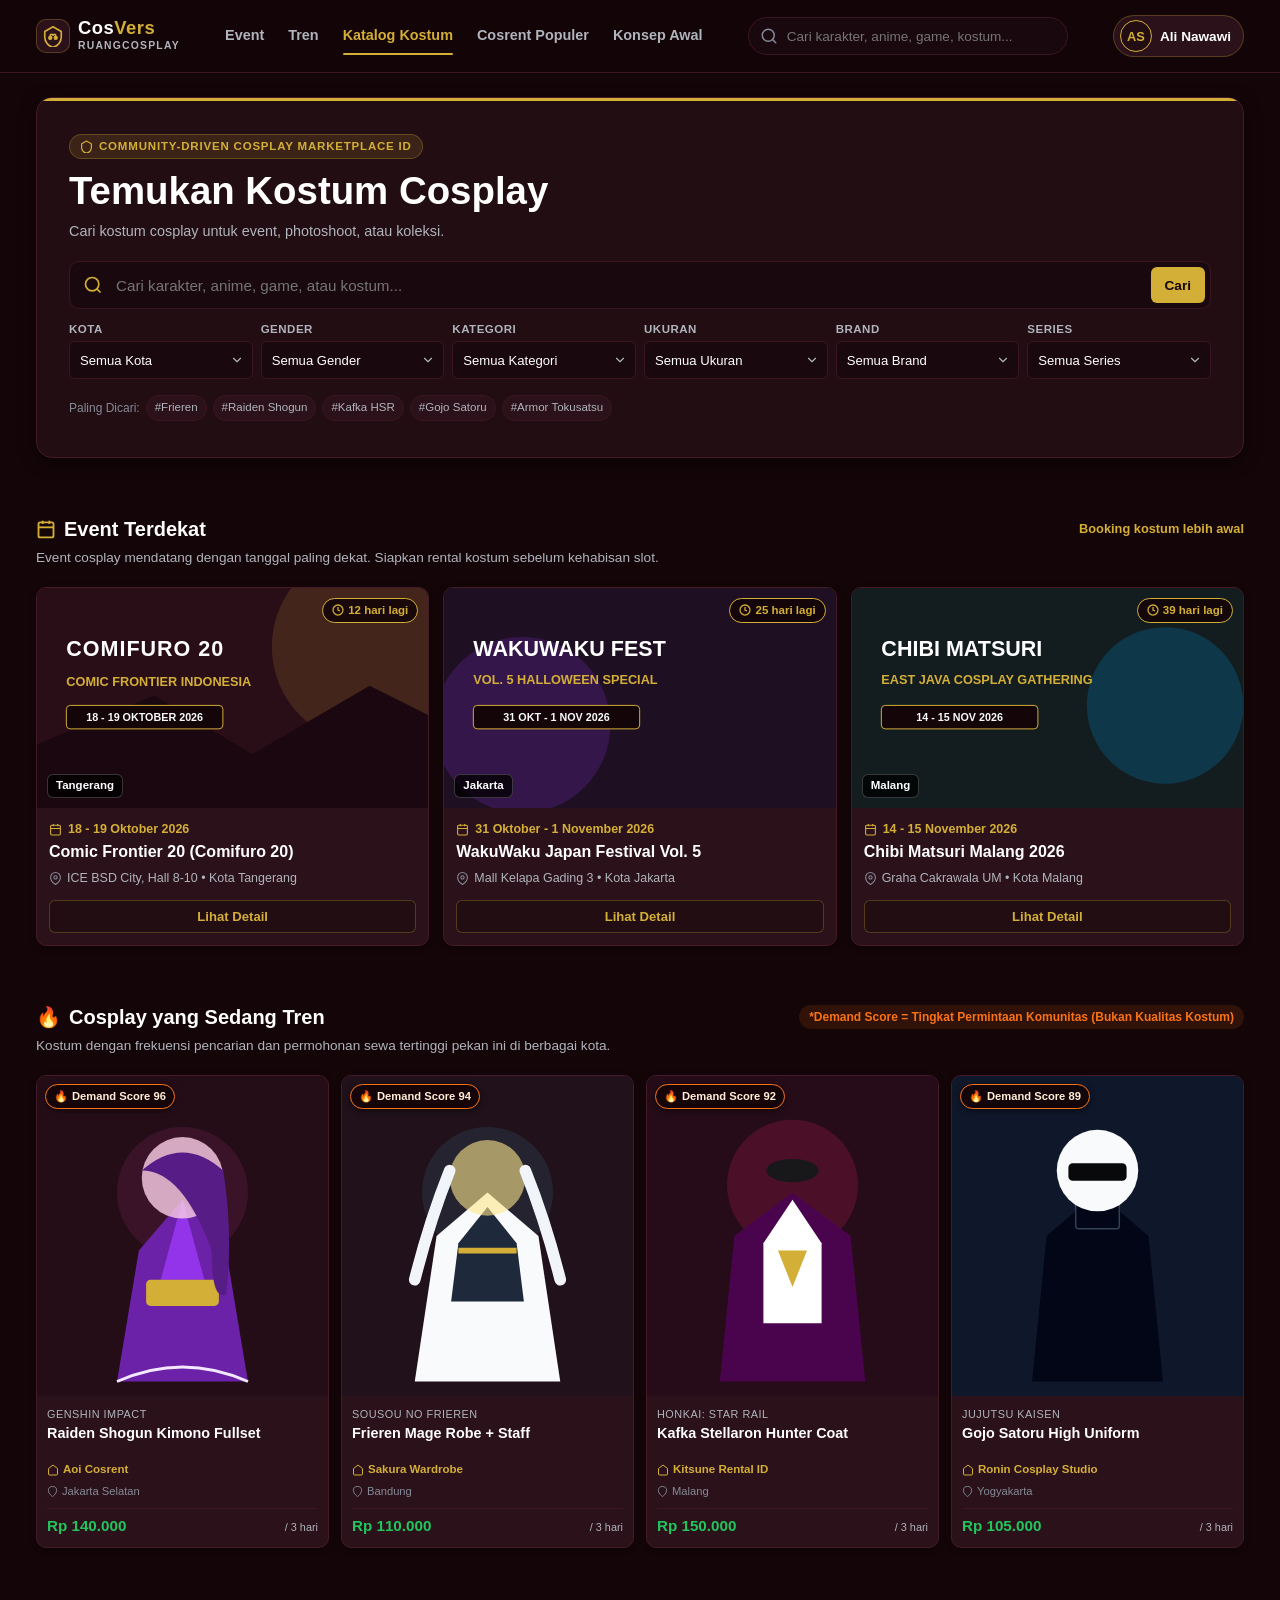
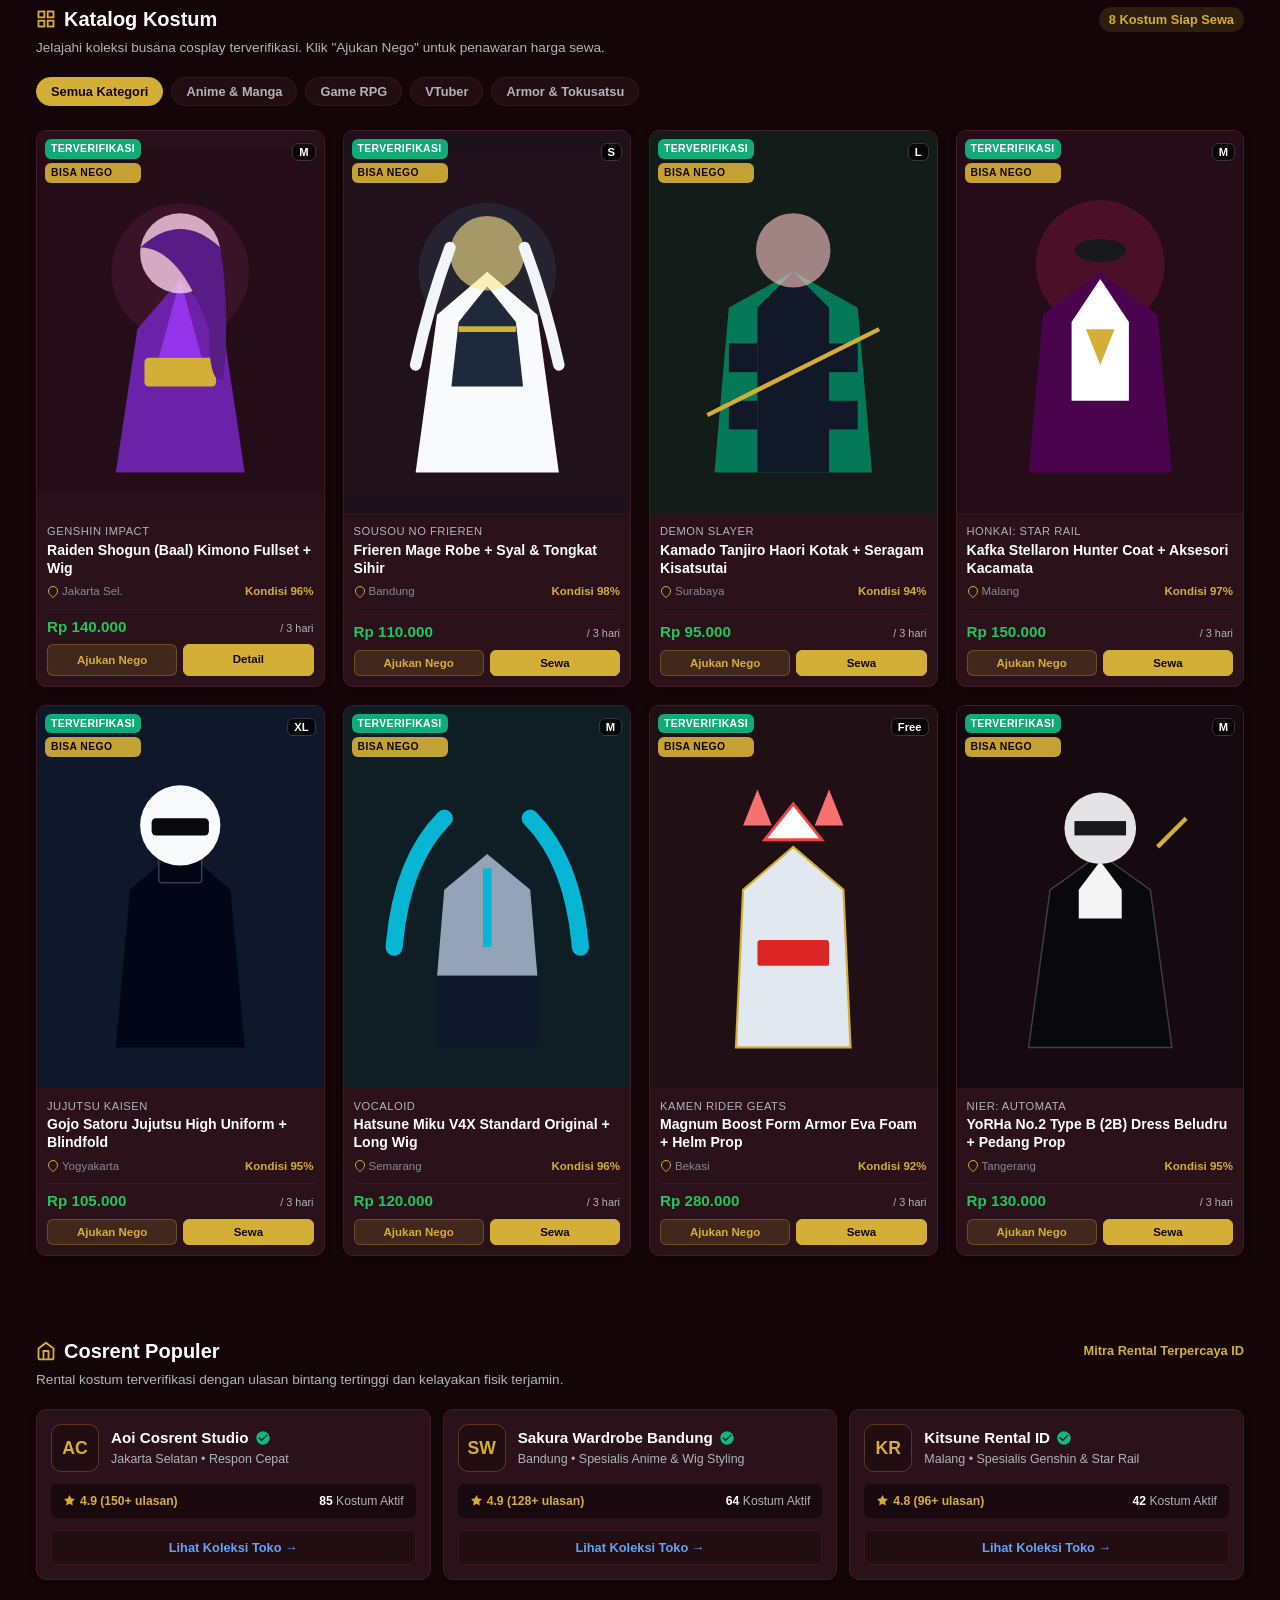
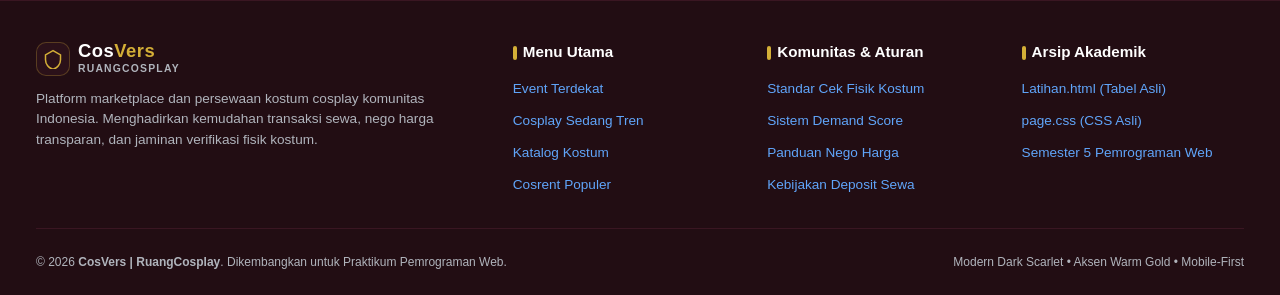
<file: Semester 5 Pemrogaman  Web/index.html>
<!DOCTYPE html>
<html lang="id">
<head>
  <meta charset="UTF-8">
  <meta name="viewport" content="width=device-width, initial-scale=1.0">
  <meta name="description" content="CosVers | RuangCosplay - Platform Marketplace & Persewaan Kostum Cosplay Terverifikasi Komunitas Indonesia.">
  <title>CosVers | RuangCosplay - Marketplace Cosplay Indonesia</title>

  <!-- Stylesheet Utama Modern Dark Scarlet & Gold -->
  <link rel="stylesheet" href="style.css">
</head>
<body>

  <!-- ==========================================================================
       STICKY HEADER
       Desktop: logo RuangCosplay - navigation - search - profile
       Mobile: hamburger kiri - logo RuangCosplay - profile kanan
       ========================================================================== -->
  <header class="site-header">
    <div class="header-container container">
      
      <!-- Hamburger Kiri (Mobile Only) -->
      <button type="button" class="header-action-btn mobile-hamburger" id="mobileHamburgerBtn" aria-label="Buka Menu Navigasi">
        <svg width="24" height="24" viewBox="0 0 24 24" fill="none" stroke="currentColor" stroke-width="2" stroke-linecap="round" stroke-linejoin="round">
          <line x1="3" y1="12" x2="21" y2="12"></line>
          <line x1="3" y1="6" x2="21" y2="6"></line>
          <line x1="3" y1="18" x2="21" y2="18"></line>
        </svg>
      </button>

      <!-- Logo RuangCosplay Original (Brand: CosVers) -->
      <a href="index.html" class="brand-logo">
        <div class="logo-badge">
          <!-- Original Crest / Mask Emblem Vector -->
          <svg width="22" height="22" viewBox="0 0 24 24" fill="none" stroke="currentColor" stroke-width="1.8" stroke-linecap="round" stroke-linejoin="round">
            <path d="M12 2L3 7v6c0 5.25 3.75 10.15 9 11.35 5.25-1.2 9-6.1 9-11.35V7l-9-5z"></path>
            <path d="M9 11c1-1 2-1 3 0 1-1 2-1 3 0"></path>
            <circle cx="9" cy="14" r="1.5" fill="currentColor"></circle>
            <circle cx="15" cy="14" r="1.5" fill="currentColor"></circle>
          </svg>
        </div>
        <div class="logo-text-wrapper">
          <span class="brand-title">Cos<span>Vers</span></span>
          <span class="brand-subtitle">RuangCosplay</span>
        </div>
      </a>

      <!-- Navigasi Desktop -->
      <nav class="header-nav" aria-label="Navigasi Utama">
        <a href="#event" class="nav-link">Event</a>
        <a href="#trending" class="nav-link">Tren</a>
        <a href="#katalog" class="nav-link active">Katalog Kostum</a>
        <a href="#cosrent" class="nav-link">Cosrent Populer</a>
        <a href="Latihan.html" class="nav-link" title="Buka Dokumen Konsep Perkuliahan Asli">Konsep Awal</a>
      </nav>

      <!-- Search Desktop -->
      <div class="header-search">
        <div class="search-input-box">
          <svg width="18" height="18" viewBox="0 0 24 24" fill="none" stroke="currentColor" stroke-width="2" stroke-linecap="round" stroke-linejoin="round">
            <circle cx="11" cy="11" r="8"></circle>
            <line x1="21" y1="21" x2="16.65" y2="16.65"></line>
          </svg>
          <input type="search" id="searchInputDesktop" placeholder="Cari karakter, anime, game, kostum..." autocomplete="off">
        </div>
      </div>

      <!-- Profile Kanan -->
      <div class="profile-dropdown-wrapper">
        <button type="button" class="profile-avatar-btn" id="profileAvatarBtn" aria-label="Menu Profil Pengguna">
          <div class="avatar-circle">AS</div>
          <span class="profile-label-desktop">Ali Nawawi</span>
        </button>
      </div>

    </div>
  </header>

  <!-- ==========================================================================
       MOBILE NAVIGATION DRAWER
       ========================================================================== -->
  <div class="mobile-nav-backdrop" id="mobileNavBackdrop"></div>
  <aside class="mobile-nav-drawer" id="mobileNavDrawer" aria-label="Navigasi Samping Mobile">
    <div class="drawer-header">
      <div class="brand-logo">
        <div class="logo-badge">
          <svg width="20" height="20" viewBox="0 0 24 24" fill="none" stroke="currentColor" stroke-width="1.8">
            <path d="M12 2L3 7v6c0 5.25 3.75 10.15 9 11.35 5.25-1.2 9-6.1 9-11.35V7l-9-5z"></path>
          </svg>
        </div>
        <div class="logo-text-wrapper">
          <span class="brand-title">Cos<span>Vers</span></span>
          <span class="brand-subtitle">RuangCosplay</span>
        </div>
      </div>
      <button type="button" class="header-action-btn" id="mobileDrawerCloseBtn" aria-label="Tutup Menu">
        <svg width="22" height="22" viewBox="0 0 24 24" fill="none" stroke="currentColor" stroke-width="2">
          <line x1="18" y1="6" x2="6" y2="18"></line>
          <line x1="6" y1="6" x2="18" y2="18"></line>
        </svg>
      </button>
    </div>

    <ul class="drawer-menu">
      <li>
        <a href="#event" class="drawer-link">
          <svg width="18" height="18" viewBox="0 0 24 24" fill="none" stroke="currentColor" stroke-width="2"><rect x="3" y="4" width="18" height="18" rx="2" ry="2"></rect><line x1="16" y1="2" x2="16" y2="6"></line><line x1="8" y1="2" x2="8" y2="6"></line><line x1="3" y1="10" x2="21" y2="10"></line></svg>
          Event Terdekat
        </a>
      </li>
      <li>
        <a href="#trending" class="drawer-link">
          <svg width="18" height="18" viewBox="0 0 24 24" fill="none" stroke="currentColor" stroke-width="2"><path d="M8.5 14.5A2.5 2.5 0 0 0 11 12c0-1.38-.5-2-1-3-1.072-2.143-.224-4.054 2-6 .5 2.5 2 4.9 4 6.5 2 1.6 3 3.5 3 5.5a7 7 0 1 1-14 0c0-1.153.433-2.294 1-3a2.5 2.5 0 0 0 2.5 2.5z"></path></svg>
          Cosplay Tren
        </a>
      </li>
      <li>
        <a href="#katalog" class="drawer-link active">
          <svg width="18" height="18" viewBox="0 0 24 24" fill="none" stroke="currentColor" stroke-width="2"><rect x="3" y="3" width="7" height="7"></rect><rect x="14" y="3" width="7" height="7"></rect><rect x="14" y="14" width="7" height="7"></rect><rect x="3" y="14" width="7" height="7"></rect></svg>
          Katalog Kostum
        </a>
      </li>
      <li>
        <a href="#cosrent" class="drawer-link">
          <svg width="18" height="18" viewBox="0 0 24 24" fill="none" stroke="currentColor" stroke-width="2"><path d="M3 9l9-7 9 7v11a2 2 0 0 1-2 2H5a2 2 0 0 1-2-2z"></path><polyline points="9 22 9 12 15 12 15 22"></polyline></svg>
          Cosrent Populer
        </a>
      </li>
      <li>
        <a href="Latihan.html" class="drawer-link">
          <svg width="18" height="18" viewBox="0 0 24 24" fill="none" stroke="currentColor" stroke-width="2"><path d="M14 2H6a2 2 0 0 0-2 2v16a2 2 0 0 0 2 2h12a2 2 0 0 0 2-2V8z"></path><polyline points="14 2 14 8 20 8"></polyline><line x1="16" y1="13" x2="8" y2="13"></line><line x1="16" y1="17" x2="8" y2="17"></line></svg>
          Dokumentasi Ide (Latihan.html)
        </a>
      </li>
    </ul>

    <div class="drawer-footer">
      <p class="drawer-badge-note">Marketplace Cosplay Indonesia &copy; 2026</p>
      <a href="Latihan.html" class="btn-secondary" style="display:block; text-align:center;">Buka Arsip Latihan</a>
    </div>
  </aside>

  <!-- ==========================================================================
       MAIN CONTENT (HOME PAGE SESUAI URUTAN)
       1. Hero / Search
       2. Event Terdekat
       3. Cosplay yang Sedang Tren
       4. Katalog Kostum
       5. Cosrent Populer
       ========================================================================== -->
  <main class="container">

    <!-- ========================================================================
         URUTAN 1: HERO / SEARCH
         ======================================================================== -->
    <section class="hero-search-section">
      <div class="hero-box">
        <div class="hero-title-group">
          <div class="hero-badge-tag">
            <svg width="13" height="13" viewBox="0 0 24 24" fill="none" stroke="currentColor" stroke-width="2.2"><path d="M12 2L3 7v6c0 5.25 3.75 10.15 9 11.35 5.25-1.2 9-6.1 9-11.35V7l-9-5z"></path></svg>
            Community-Driven Cosplay Marketplace ID
          </div>
          <h1 class="hero-heading">Temukan Kostum Cosplay</h1>
          <p class="hero-subheading">Cari kostum cosplay untuk event, photoshoot, atau koleksi.</p>
        </div>

        <form class="hero-search-form" id="heroFilterForm">
          <!-- Search Input Utama -->
          <div class="hero-main-search-bar">
            <svg width="20" height="20" viewBox="0 0 24 24" fill="none" stroke="currentColor" stroke-width="2">
              <circle cx="11" cy="11" r="8"></circle>
              <line x1="21" y1="21" x2="16.65" y2="16.65"></line>
            </svg>
            <input type="search" id="heroMainSearchInput" class="hero-search-input" placeholder="Cari karakter, anime, game, atau kostum..." autocomplete="off">
            <button type="submit" class="hero-search-btn">
              <span>Cari</span>
            </button>
          </div>

          <!-- 6 Filter Dropdowns Sesuai Spesifikasi: Kota, Gender, Kategori, Ukuran, Brand, Series -->
          <div class="hero-filter-grid">
            
            <!-- 1. Filter Kota -->
            <div class="filter-select-wrapper">
              <label for="filterKota">Kota</label>
              <select id="filterKota" class="filter-select">
                <option value="all">Semua Kota</option>
                <option value="jakarta">Jakarta</option>
                <option value="surabaya">Surabaya</option>
                <option value="bandung">Bandung</option>
                <option value="malang">Malang</option>
                <option value="yogyakarta">Yogyakarta</option>
                <option value="semarang">Semarang</option>
                <option value="bekasi">Bekasi</option>
                <option value="tangerang">Tangerang</option>
                <option value="bali">Bali</option>
              </select>
            </div>

            <!-- 2. Filter Gender -->
            <div class="filter-select-wrapper">
              <label for="filterGender">Gender</label>
              <select id="filterGender" class="filter-select">
                <option value="all">Semua Gender</option>
                <option value="female">Female</option>
                <option value="male">Male</option>
                <option value="unisex">Unisex</option>
              </select>
            </div>

            <!-- 3. Filter Kategori -->
            <div class="filter-select-wrapper">
              <label for="filterKategori">Kategori</label>
              <select id="filterKategori" class="filter-select">
                <option value="all">Semua Kategori</option>
                <option value="anime">Anime & Manga</option>
                <option value="game">Game RPG</option>
                <option value="vtuber">VTuber</option>
                <option value="armor">Armor & Tokusatsu</option>
                <option value="props">Wig & Aksesori</option>
              </select>
            </div>

            <!-- 4. Filter Ukuran -->
            <div class="filter-select-wrapper">
              <label for="filterUkuran">Ukuran</label>
              <select id="filterUkuran" class="filter-select">
                <option value="all">Semua Ukuran</option>
                <option value="xs">XS</option>
                <option value="s">S</option>
                <option value="m">M</option>
                <option value="l">L</option>
                <option value="xl">XL</option>
                <option value="free">Free Size / Custom</option>
              </select>
            </div>

            <!-- 5. Filter Brand -->
            <div class="filter-select-wrapper">
              <label for="filterBrand">Brand</label>
              <select id="filterBrand" class="filter-select">
                <option value="all">Semua Brand</option>
                <option value="manmei">Manmei</option>
                <option value="dokidoki">DokiDoki</option>
                <option value="uwowo">Uwowo</option>
                <option value="miccostumes">Miccostumes</option>
                <option value="wetrose">Wetrose</option>
                <option value="custom">Custom Maker ID</option>
              </select>
            </div>

            <!-- 6. Filter Series -->
            <div class="filter-select-wrapper">
              <label for="filterSeries">Series</label>
              <select id="filterSeries" class="filter-select">
                <option value="all">Semua Series</option>
                <option value="genshin">Genshin Impact</option>
                <option value="hsr">Honkai: Star Rail</option>
                <option value="frieren">Sousou no Frieren</option>
                <option value="kimetsu">Demon Slayer</option>
                <option value="jjk">Jujutsu Kaisen</option>
                <option value="vocaloid">Vocaloid</option>
                <option value="nier">NieR: Automata</option>
                <option value="geats">Kamen Rider</option>
              </select>
            </div>

          </div>

          <!-- Quick keyword tag suggestions -->
          <div class="hero-quick-keywords">
            <span class="quick-label">Paling Dicari:</span>
            <span class="quick-chip" data-query="Frieren">#Frieren</span>
            <span class="quick-chip" data-query="Raiden">#Raiden Shogun</span>
            <span class="quick-chip" data-query="Kafka">#Kafka HSR</span>
            <span class="quick-chip" data-query="Gojo">#Gojo Satoru</span>
            <span class="quick-chip" data-query="Armor">#Armor Tokusatsu</span>
          </div>
        </form>
      </div>
    </section>

    <!-- ========================================================================
         URUTAN 2: EVENT TERDEKAT
         - Tampilkan event cosplay yang tanggalnya paling dekat
         - Poster, Nama event, Tanggal, Lokasi, Kota, Countdown ("12 hari lagi"), Tombol "Lihat Detail"
         - Jangan tampilkan event yang sudah lewat.
         ======================================================================== -->
    <section class="section-wrapper" id="event">
      <div class="section-head-box">
        <div class="section-head-row">
          <h2 class="section-main-title">
            <svg width="20" height="20" viewBox="0 0 24 24" fill="none" stroke="var(--accent-gold)" stroke-width="2.2"><rect x="3" y="4" width="18" height="18" rx="2" ry="2"></rect><line x1="16" y1="2" x2="16" y2="6"></line><line x1="8" y1="2" x2="8" y2="6"></line><line x1="3" y1="10" x2="21" y2="10"></line></svg>
            Event Terdekat
          </h2>
          <span style="font-size:0.8rem; color:var(--accent-gold); font-weight:600;">Booking kostum lebih awal</span>
        </div>
        <p class="section-subtitle">Event cosplay mendatang dengan tanggal paling dekat. Siapkan rental kostum sebelum kehabisan slot.</p>
      </div>

      <div class="events-grid">
        
        <!-- Event 1: Paling Dekat (12 hari lagi dari 6 Okt 2026 -> 18 Okt 2026) -->
        <article class="event-card" data-event-name="Comic Frontier 20 (Comifuro 20)" data-event-date="18 - 19 Oktober 2026" data-event-location="ICE BSD City, Hall 8-10" data-event-city="Tangerang" data-event-countdown="12 hari lagi" data-event-desc="Pameran kreator pop culture & konvensi cosplay terbesar di Indonesia dengan puluhan ribu partisipan.">
          <div class="event-poster-wrapper">
            <span class="event-countdown-pill">
              <svg width="12" height="12" viewBox="0 0 24 24" fill="none" stroke="currentColor" stroke-width="2.5"><circle cx="12" cy="12" r="10"></circle><polyline points="12 6 12 12 16 14"></polyline></svg>
              12 hari lagi
            </span>
            <span class="event-city-badge">Tangerang</span>
            <!-- Poster Vector Art Original -->
            <svg viewBox="0 0 400 225" width="100%" height="100%" style="background:#2d0e19;">
              <rect width="400" height="225" fill="#290d17"/>
              <circle cx="340" cy="60" r="100" fill="#d4af37" opacity="0.15"/>
              <path d="M0 160 L120 110 L220 170 L340 100 L400 130 L400 225 L0 225 Z" fill="#1b070f"/>
              <text x="30" y="70" fill="#ffffff" font-size="22" font-family="sans-serif" font-weight="900" letter-spacing="1">COMIFURO 20</text>
              <text x="30" y="100" fill="#d4af37" font-size="13" font-family="sans-serif" font-weight="700">COMIC FRONTIER INDONESIA</text>
              <rect x="30" y="120" width="160" height="24" fill="#140508" rx="4" stroke="#d4af37" stroke-width="1"/>
              <text x="110" y="136" fill="#f8fafc" font-size="11" font-family="sans-serif" font-weight="bold" text-anchor="middle">18 - 19 OKTOBER 2026</text>
            </svg>
          </div>
          <div class="event-info-body">
            <div class="event-date-row">
              <svg width="13" height="13" viewBox="0 0 24 24" fill="none" stroke="currentColor" stroke-width="2"><rect x="3" y="4" width="18" height="18" rx="2" ry="2"></rect><line x1="16" y1="2" x2="16" y2="6"></line><line x1="8" y1="2" x2="8" y2="6"></line><line x1="3" y1="10" x2="21" y2="10"></line></svg>
              18 - 19 Oktober 2026
            </div>
            <h3 class="event-name">Comic Frontier 20 (Comifuro 20)</h3>
            <div class="event-location-text">
              <svg width="13" height="13" viewBox="0 0 24 24" fill="none" stroke="currentColor" stroke-width="2"><path d="M21 10c0 7-9 13-9 13s-9-6-9-13a9 9 0 0 1 18 0z"></path><circle cx="12" cy="10" r="3"></circle></svg>
              ICE BSD City, Hall 8-10 &bull; Kota Tangerang
            </div>
            <button type="button" class="btn-event-detail">Lihat Detail</button>
          </div>
        </article>

        <!-- Event 2: 25 hari lagi (31 Okt 2026) -->
        <article class="event-card" data-event-name="WakuWaku Japan Festival Vol. 5" data-event-date="31 Oktober - 1 November 2026" data-event-location="Mall Kelapa Gading 3" data-event-city="Jakarta" data-event-countdown="25 hari lagi" data-event-desc="Festival budaya pop Jepang dengan kompetisi cosplay individu, anisong performance, dan gathering komunitas.">
          <div class="event-poster-wrapper">
            <span class="event-countdown-pill">
              <svg width="12" height="12" viewBox="0 0 24 24" fill="none" stroke="currentColor" stroke-width="2.5"><circle cx="12" cy="12" r="10"></circle><polyline points="12 6 12 12 16 14"></polyline></svg>
              25 hari lagi
            </span>
            <span class="event-city-badge">Jakarta</span>
            <svg viewBox="0 0 400 225" width="100%" height="100%" style="background:#1d1222;">
              <rect width="400" height="225" fill="#1e0f22"/>
              <circle cx="80" cy="140" r="90" fill="#9333ea" opacity="0.2"/>
              <text x="30" y="70" fill="#ffffff" font-size="22" font-family="sans-serif" font-weight="900">WAKUWAKU FEST</text>
              <text x="30" y="98" fill="#d4af37" font-size="13" font-family="sans-serif" font-weight="700">VOL. 5 HALLOWEEN SPECIAL</text>
              <rect x="30" y="120" width="170" height="24" fill="#140508" rx="4" stroke="#d4af37" stroke-width="1"/>
              <text x="115" y="136" fill="#f8fafc" font-size="11" font-family="sans-serif" font-weight="bold" text-anchor="middle">31 OKT - 1 NOV 2026</text>
            </svg>
          </div>
          <div class="event-info-body">
            <div class="event-date-row">
              <svg width="13" height="13" viewBox="0 0 24 24" fill="none" stroke="currentColor" stroke-width="2"><rect x="3" y="4" width="18" height="18" rx="2" ry="2"></rect><line x1="16" y1="2" x2="16" y2="6"></line><line x1="8" y1="2" x2="8" y2="6"></line><line x1="3" y1="10" x2="21" y2="10"></line></svg>
              31 Oktober - 1 November 2026
            </div>
            <h3 class="event-name">WakuWaku Japan Festival Vol. 5</h3>
            <div class="event-location-text">
              <svg width="13" height="13" viewBox="0 0 24 24" fill="none" stroke="currentColor" stroke-width="2"><path d="M21 10c0 7-9 13-9 13s-9-6-9-13a9 9 0 0 1 18 0z"></path><circle cx="12" cy="10" r="3"></circle></svg>
              Mall Kelapa Gading 3 &bull; Kota Jakarta
            </div>
            <button type="button" class="btn-event-detail">Lihat Detail</button>
          </div>
        </article>

        <!-- Event 3: 39 hari lagi (14 Nov 2026) -->
        <article class="event-card" data-event-name="Chibi Matsuri Malang 2026" data-event-date="14 - 15 November 2026" data-event-location="Graha Cakrawala Universitas Negeri Malang" data-event-city="Malang" data-event-countdown="39 hari lagi" data-event-desc="Gathering cosplay akbar Jawa Timur dengan parade kostum armor, kompetisi skits cosplay, dan photo corner.">
          <div class="event-poster-wrapper">
            <span class="event-countdown-pill">
              <svg width="12" height="12" viewBox="0 0 24 24" fill="none" stroke="currentColor" stroke-width="2.5"><circle cx="12" cy="12" r="10"></circle><polyline points="12 6 12 12 16 14"></polyline></svg>
              39 hari lagi
            </span>
            <span class="event-city-badge">Malang</span>
            <svg viewBox="0 0 400 225" width="100%" height="100%" style="background:#131d1f;">
              <rect width="400" height="225" fill="#131d1f"/>
              <circle cx="320" cy="120" r="80" fill="#0284c7" opacity="0.25"/>
              <text x="30" y="70" fill="#ffffff" font-size="22" font-family="sans-serif" font-weight="900">CHIBI MATSURI</text>
              <text x="30" y="98" fill="#d4af37" font-size="13" font-family="sans-serif" font-weight="700">EAST JAVA COSPLAY GATHERING</text>
              <rect x="30" y="120" width="160" height="24" fill="#140508" rx="4" stroke="#d4af37" stroke-width="1"/>
              <text x="110" y="136" fill="#f8fafc" font-size="11" font-family="sans-serif" font-weight="bold" text-anchor="middle">14 - 15 NOV 2026</text>
            </svg>
          </div>
          <div class="event-info-body">
            <div class="event-date-row">
              <svg width="13" height="13" viewBox="0 0 24 24" fill="none" stroke="currentColor" stroke-width="2"><rect x="3" y="4" width="18" height="18" rx="2" ry="2"></rect><line x1="16" y1="2" x2="16" y2="6"></line><line x1="8" y1="2" x2="8" y2="6"></line><line x1="3" y1="10" x2="21" y2="10"></line></svg>
              14 - 15 November 2026
            </div>
            <h3 class="event-name">Chibi Matsuri Malang 2026</h3>
            <div class="event-location-text">
              <svg width="13" height="13" viewBox="0 0 24 24" fill="none" stroke="currentColor" stroke-width="2"><path d="M21 10c0 7-9 13-9 13s-9-6-9-13a9 9 0 0 1 18 0z"></path><circle cx="12" cy="10" r="3"></circle></svg>
              Graha Cakrawala UM &bull; Kota Malang
            </div>
            <button type="button" class="btn-event-detail">Lihat Detail</button>
          </div>
        </article>

      </div>
    </section>

    <!-- ========================================================================
         URUTAN 3: COSPLAY YANG SEDANG TREN
         - Berdasarkan demand/popularity
         - Card: Foto, Character, Series, Cosrent, Harga, Lokasi, "🔥 Demand Score 92"
         - Note: Demand Score menunjukkan tingkat permintaan/popularitas, BUKAN kualitas costume.
         ======================================================================== -->
    <section class="section-wrapper" id="trending">
      <div class="section-head-box">
        <div class="section-head-row">
          <h2 class="section-main-title">
            <span>🔥</span> Cosplay yang Sedang Tren
          </h2>
          <span style="font-size:0.75rem; color:var(--trend-fire); background:var(--trend-fire-bg); padding:3px 10px; border-radius:var(--radius-full); font-weight:700;">
            *Demand Score = Tingkat Permintaan Komunitas (Bukan Kualitas Kostum)
          </span>
        </div>
        <p class="section-subtitle">Kostum dengan frekuensi pencarian dan permohonan sewa tertinggi pekan ini di berbagai kota.</p>
      </div>

      <div class="trending-grid">

        <!-- Trend 1: Raiden Shogun (Demand Score 96) -->
        <article class="trend-card">
          <div class="trend-media-box">
            <div class="demand-score-pill">
              <span>🔥</span> Demand Score 96
            </div>
            <svg viewBox="0 0 200 220" width="100%" height="100%" style="background:#28101a;">
              <rect width="200" height="220" fill="#250d17" />
              <circle cx="100" cy="80" r="45" fill="#4a1836" opacity="0.6"/>
              <path d="M70 120 L100 85 L130 120 L145 210 L55 210 Z" fill="#6b21a8" />
              <path d="M100 85 L85 140 L115 140 Z" fill="#9333ea" />
              <rect x="75" y="140" width="50" height="18" fill="#d4af37" rx="3"/>
              <path d="M55 210 Q100 190 145 210" stroke="#f3e8ff" stroke-width="2" fill="none"/>
              <circle cx="100" cy="70" r="28" fill="#fbcfe8" opacity="0.8"/>
              <path d="M72 65 Q100 40 128 65 Q135 110 130 150 Q120 155 120 120 Q100 65 72 65 Z" fill="#581c87"/>
            </svg>
          </div>
          <div class="trend-body">
            <span class="trend-series">Genshin Impact</span>
            <h3 class="trend-character"><a href="costume-detail.html" style="color:inherit; text-decoration:none;">Raiden Shogun Kimono Fullset</a></h3>
            <div class="trend-cosrent-row">
              <svg width="12" height="12" viewBox="0 0 24 24" fill="none" stroke="currentColor" stroke-width="2"><path d="M3 9l9-7 9 7v11a2 2 0 0 1-2 2H5a2 2 0 0 1-2-2z"></path></svg>
              <strong>Aoi Cosrent</strong>
            </div>
            <div class="trend-location-row">
              <svg width="11" height="11" viewBox="0 0 24 24" fill="none" stroke="currentColor" stroke-width="2"><path d="M21 10c0 7-9 13-9 13s-9-6-9-13a9 9 0 0 1 18 0z"></path></svg>
              Jakarta Selatan
            </div>
            <div class="trend-price-footer">
              <span class="trend-price-value">Rp 140.000</span>
              <span class="trend-price-unit">/ 3 hari</span>
            </div>
          </div>
        </article>

        <!-- Trend 2: Frieren (Demand Score 94) -->
        <article class="trend-card">
          <div class="trend-media-box">
            <div class="demand-score-pill">
              <span>🔥</span> Demand Score 94
            </div>
            <svg viewBox="0 0 200 220" width="100%" height="100%" style="background:#1d121c;">
              <rect width="200" height="220" fill="#20111a" />
              <circle cx="100" cy="80" r="45" fill="#2d3748" opacity="0.5"/>
              <path d="M65 110 L100 80 L135 110 L150 210 L50 210 Z" fill="#f8fafc" />
              <path d="M80 115 L100 90 L120 115 L125 155 L75 155 Z" fill="#1e293b" />
              <path d="M80 120 L120 120" stroke="#d4af37" stroke-width="4"/>
              <circle cx="100" cy="70" r="26" fill="#fde68a" opacity="0.6"/>
              <path d="M74 65 Q60 100 50 140 M126 65 Q140 100 150 140" stroke="#f1f5f9" stroke-width="8" stroke-linecap="round" fill="none"/>
            </svg>
          </div>
          <div class="trend-body">
            <span class="trend-series">Sousou no Frieren</span>
            <h3 class="trend-character">Frieren Mage Robe + Staff</h3>
            <div class="trend-cosrent-row">
              <svg width="12" height="12" viewBox="0 0 24 24" fill="none" stroke="currentColor" stroke-width="2"><path d="M3 9l9-7 9 7v11a2 2 0 0 1-2 2H5a2 2 0 0 1-2-2z"></path></svg>
              <strong>Sakura Wardrobe</strong>
            </div>
            <div class="trend-location-row">
              <svg width="11" height="11" viewBox="0 0 24 24" fill="none" stroke="currentColor" stroke-width="2"><path d="M21 10c0 7-9 13-9 13s-9-6-9-13a9 9 0 0 1 18 0z"></path></svg>
              Bandung
            </div>
            <div class="trend-price-footer">
              <span class="trend-price-value">Rp 110.000</span>
              <span class="trend-price-unit">/ 3 hari</span>
            </div>
          </div>
        </article>

        <!-- Trend 3: Kafka (Demand Score 92 - Sesuai Contoh Prompt) -->
        <article class="trend-card">
          <div class="trend-media-box">
            <div class="demand-score-pill">
              <span>🔥</span> Demand Score 92
            </div>
            <svg viewBox="0 0 200 220" width="100%" height="100%" style="background:#260c18;">
              <rect width="200" height="220" fill="#260c18" />
              <circle cx="100" cy="75" r="45" fill="#831843" opacity="0.4"/>
              <path d="M60 110 L100 80 L140 110 L150 210 L50 210 Z" fill="#4a044e" />
              <path d="M80 115 L100 85 L120 115 L120 170 L80 170 Z" fill="#ffffff" />
              <path d="M90 120 L110 120 L100 145 Z" fill="#d4af37" />
              <ellipse cx="100" cy="65" rx="18" ry="8" fill="#18181b"/>
            </svg>
          </div>
          <div class="trend-body">
            <span class="trend-series">Honkai: Star Rail</span>
            <h3 class="trend-character">Kafka Stellaron Hunter Coat</h3>
            <div class="trend-cosrent-row">
              <svg width="12" height="12" viewBox="0 0 24 24" fill="none" stroke="currentColor" stroke-width="2"><path d="M3 9l9-7 9 7v11a2 2 0 0 1-2 2H5a2 2 0 0 1-2-2z"></path></svg>
              <strong>Kitsune Rental ID</strong>
            </div>
            <div class="trend-location-row">
              <svg width="11" height="11" viewBox="0 0 24 24" fill="none" stroke="currentColor" stroke-width="2"><path d="M21 10c0 7-9 13-9 13s-9-6-9-13a9 9 0 0 1 18 0z"></path></svg>
              Malang
            </div>
            <div class="trend-price-footer">
              <span class="trend-price-value">Rp 150.000</span>
              <span class="trend-price-unit">/ 3 hari</span>
            </div>
          </div>
        </article>

        <!-- Trend 4: Gojo Satoru (Demand Score 89) -->
        <article class="trend-card">
          <div class="trend-media-box">
            <div class="demand-score-pill">
              <span>🔥</span> Demand Score 89
            </div>
            <svg viewBox="0 0 200 220" width="100%" height="100%" style="background:#0f172a;">
              <rect width="200" height="220" fill="#0f172a" />
              <path d="M65 110 L100 80 L135 110 L145 210 L55 210 Z" fill="#020617" />
              <rect x="85" y="80" width="30" height="25" fill="#020617" rx="2" stroke="#334155" stroke-width="1"/>
              <circle cx="100" cy="65" r="28" fill="#f8fafc" />
              <rect x="80" y="60" width="40" height="12" fill="#09090b" rx="3"/>
            </svg>
          </div>
          <div class="trend-body">
            <span class="trend-series">Jujutsu Kaisen</span>
            <h3 class="trend-character">Gojo Satoru High Uniform</h3>
            <div class="trend-cosrent-row">
              <svg width="12" height="12" viewBox="0 0 24 24" fill="none" stroke="currentColor" stroke-width="2"><path d="M3 9l9-7 9 7v11a2 2 0 0 1-2 2H5a2 2 0 0 1-2-2z"></path></svg>
              <strong>Ronin Cosplay Studio</strong>
            </div>
            <div class="trend-location-row">
              <svg width="11" height="11" viewBox="0 0 24 24" fill="none" stroke="currentColor" stroke-width="2"><path d="M21 10c0 7-9 13-9 13s-9-6-9-13a9 9 0 0 1 18 0z"></path></svg>
              Yogyakarta
            </div>
            <div class="trend-price-footer">
              <span class="trend-price-value">Rp 105.000</span>
              <span class="trend-price-unit">/ 3 hari</span>
            </div>
          </div>
        </article>

      </div>
    </section>

    <!-- ========================================================================
         URUTAN 4: KATALOG KOSTUM
         - Grid: Mobile = 2 kolom, Tablet = 2-3 kolom, Desktop = 3-4 kolom
         - Foto kostum menjadi elemen paling dominan
         - JANGAN membuat UI terlihat seperti dashboard admin
         ======================================================================== -->
    <section class="section-wrapper" id="katalog">
      <div class="section-head-box">
        <div class="section-head-row">
          <h2 class="section-main-title">
            <svg width="20" height="20" viewBox="0 0 24 24" fill="none" stroke="var(--accent-gold)" stroke-width="2.2"><rect x="3" y="3" width="7" height="7"></rect><rect x="14" y="3" width="7" height="7"></rect><rect x="14" y="14" width="7" height="7"></rect><rect x="3" y="14" width="7" height="7"></rect></svg>
            Katalog Kostum
          </h2>
          <span style="font-size:0.8rem; color:var(--accent-gold); background:var(--accent-gold-muted); padding:3px 10px; border-radius:var(--radius-full); font-weight:700;" id="resultCount">8 Kostum Siap Sewa</span>
        </div>
        <p class="section-subtitle">Jelajahi koleksi busana cosplay terverifikasi. Klik "Ajukan Nego" untuk penawaran harga sewa.</p>
      </div>

      <!-- Kategori Filter Bar -->
      <div class="catalog-filter-bar">
        <button type="button" class="catalog-pill active" data-category="all">Semua Kategori</button>
        <button type="button" class="catalog-pill" data-category="anime">Anime & Manga</button>
        <button type="button" class="catalog-pill" data-category="game">Game RPG</button>
        <button type="button" class="catalog-pill" data-category="vtuber">VTuber</button>
        <button type="button" class="catalog-pill" data-category="armor">Armor & Tokusatsu</button>
      </div>

      <!-- Grid Katalog (Mobile 2 kolom, Tablet 2-3 kolom, Desktop 3-4 kolom) -->
      <div class="catalog-grid" id="catalogGrid">

        <!-- Card 1: Raiden Shogun -->
        <article class="costume-card" data-category="game" data-city="jakarta" data-gender="female" data-size="m" data-series="genshin">
          <div class="card-media">
            <div class="card-badge-top-left">
              <span class="badge-tag badge-verified">Terverifikasi</span>
              <span class="badge-tag badge-nego">Bisa Nego</span>
            </div>
            <div class="card-badge-top-right">
              <span class="badge-size">M</span>
            </div>
            <svg viewBox="0 0 200 240" width="100%" height="100%" style="background:#28101a;">
              <rect width="200" height="240" fill="#250d17" />
              <circle cx="100" cy="85" r="48" fill="#4a1836" opacity="0.6"/>
              <path d="M70 125 L100 90 L130 125 L145 225 L55 225 Z" fill="#6b21a8" />
              <path d="M100 90 L85 145 L115 145 Z" fill="#9333ea" />
              <rect x="75" y="145" width="50" height="20" fill="#d4af37" rx="3"/>
              <circle cx="100" cy="72" r="28" fill="#fbcfe8" opacity="0.8"/>
              <path d="M72 68 Q100 42 128 68 Q135 115 130 160 Q120 165 120 125 Q100 68 72 68 Z" fill="#581c87"/>
            </svg>
          </div>
          <div class="card-body">
            <span class="card-series">Genshin Impact</span>
            <h3 class="card-title"><a href="costume-detail.html" style="color:inherit; text-decoration:none;">Raiden Shogun (Baal) Kimono Fullset + Wig</a></h3>
            <div class="card-meta-row">
              <span class="card-location">
                <svg width="12" height="12" viewBox="0 0 24 24" fill="none" stroke="currentColor" stroke-width="2"><path d="M21 10c0 7-9 13-9 13s-9-6-9-13a9 9 0 0 1 18 0z"></path></svg>
                Jakarta Sel.
              </span>
              <span class="card-condition">Kondisi 96%</span>
            </div>
            <div class="card-price-section">
              <div class="price-row">
                <span class="price-val">Rp 140.000</span>
                <span class="price-unit">/ 3 hari</span>
              </div>
              <div class="card-actions">
                <button type="button" class="btn-card-nego">Ajukan Nego</button>
                <a href="costume-detail.html" class="btn-card-rent" style="text-decoration:none; display:flex; align-items:center; justify-content:center;">Detail</a>
              </div>
            </div>
          </div>
        </article>

        <!-- Card 2: Frieren -->
        <article class="costume-card" data-category="anime" data-city="bandung" data-gender="female" data-size="s" data-series="frieren">
          <div class="card-media">
            <div class="card-badge-top-left">
              <span class="badge-tag badge-verified">Terverifikasi</span>
              <span class="badge-tag badge-nego">Bisa Nego</span>
            </div>
            <div class="card-badge-top-right">
              <span class="badge-size">S</span>
            </div>
            <svg viewBox="0 0 200 240" width="100%" height="100%" style="background:#1d121c;">
              <rect width="200" height="240" fill="#20111a" />
              <circle cx="100" cy="85" r="48" fill="#2d3748" opacity="0.5"/>
              <path d="M65 115 L100 85 L135 115 L150 225 L50 225 Z" fill="#f8fafc" />
              <path d="M80 120 L100 95 L120 120 L125 165 L75 165 Z" fill="#1e293b" />
              <path d="M80 125 L120 125" stroke="#d4af37" stroke-width="4"/>
              <circle cx="100" cy="72" r="26" fill="#fde68a" opacity="0.6"/>
              <path d="M74 68 Q60 105 50 150 M126 68 Q140 105 150 150" stroke="#f1f5f9" stroke-width="8" stroke-linecap="round" fill="none"/>
            </svg>
          </div>
          <div class="card-body">
            <span class="card-series">Sousou no Frieren</span>
            <h3 class="card-title">Frieren Mage Robe + Syal & Tongkat Sihir</h3>
            <div class="card-meta-row">
              <span class="card-location">
                <svg width="12" height="12" viewBox="0 0 24 24" fill="none" stroke="currentColor" stroke-width="2"><path d="M21 10c0 7-9 13-9 13s-9-6-9-13a9 9 0 0 1 18 0z"></path></svg>
                Bandung
              </span>
              <span class="card-condition">Kondisi 98%</span>
            </div>
            <div class="card-price-section">
              <div class="price-row">
                <span class="price-val">Rp 110.000</span>
                <span class="price-unit">/ 3 hari</span>
              </div>
              <div class="card-actions">
                <button type="button" class="btn-card-nego">Ajukan Nego</button>
                <button type="button" class="btn-card-rent">Sewa</button>
              </div>
            </div>
          </div>
        </article>

        <!-- Card 3: Tanjiro -->
        <article class="costume-card" data-category="anime" data-city="surabaya" data-gender="male" data-size="l" data-series="kimetsu">
          <div class="card-media">
            <div class="card-badge-top-left">
              <span class="badge-tag badge-verified">Terverifikasi</span>
              <span class="badge-tag badge-nego">Bisa Nego</span>
            </div>
            <div class="card-badge-top-right">
              <span class="badge-size">L</span>
            </div>
            <svg viewBox="0 0 200 240" width="100%" height="100%" style="background:#131c19;">
              <rect width="200" height="240" fill="#131c19" />
              <path d="M55 110 L100 85 L145 110 L155 225 L45 225 Z" fill="#047857" />
              <path d="M75 110 L100 85 L125 110 L125 225 L75 225 Z" fill="#111827" />
              <rect x="55" y="135" width="20" height="20" fill="#111827"/>
              <rect x="125" y="135" width="20" height="20" fill="#111827"/>
              <rect x="55" y="175" width="20" height="20" fill="#111827"/>
              <rect x="125" y="175" width="20" height="20" fill="#111827"/>
              <circle cx="100" cy="70" r="26" fill="#fecaca" opacity="0.6"/>
              <line x1="40" y1="185" x2="160" y2="125" stroke="#d4af37" stroke-width="3"/>
            </svg>
          </div>
          <div class="card-body">
            <span class="card-series">Demon Slayer</span>
            <h3 class="card-title">Kamado Tanjiro Haori Kotak + Seragam Kisatsutai</h3>
            <div class="card-meta-row">
              <span class="card-location">
                <svg width="12" height="12" viewBox="0 0 24 24" fill="none" stroke="currentColor" stroke-width="2"><path d="M21 10c0 7-9 13-9 13s-9-6-9-13a9 9 0 0 1 18 0z"></path></svg>
                Surabaya
              </span>
              <span class="card-condition">Kondisi 94%</span>
            </div>
            <div class="card-price-section">
              <div class="price-row">
                <span class="price-val">Rp 95.000</span>
                <span class="price-unit">/ 3 hari</span>
              </div>
              <div class="card-actions">
                <button type="button" class="btn-card-nego">Ajukan Nego</button>
                <button type="button" class="btn-card-rent">Sewa</button>
              </div>
            </div>
          </div>
        </article>

        <!-- Card 4: Kafka HSR -->
        <article class="costume-card" data-category="game" data-city="malang" data-gender="female" data-size="m" data-series="hsr">
          <div class="card-media">
            <div class="card-badge-top-left">
              <span class="badge-tag badge-verified">Terverifikasi</span>
              <span class="badge-tag badge-nego">Bisa Nego</span>
            </div>
            <div class="card-badge-top-right">
              <span class="badge-size">M</span>
            </div>
            <svg viewBox="0 0 200 240" width="100%" height="100%" style="background:#260c18;">
              <rect width="200" height="240" fill="#260c18" />
              <circle cx="100" cy="80" r="45" fill="#831843" opacity="0.4"/>
              <path d="M60 115 L100 85 L140 115 L150 225 L50 225 Z" fill="#4a044e" />
              <path d="M80 120 L100 90 L120 120 L120 175 L80 175 Z" fill="#ffffff" />
              <path d="M90 125 L110 125 L100 150 Z" fill="#d4af37" />
              <ellipse cx="100" cy="70" rx="18" ry="8" fill="#18181b"/>
            </svg>
          </div>
          <div class="card-body">
            <span class="card-series">Honkai: Star Rail</span>
            <h3 class="card-title">Kafka Stellaron Hunter Coat + Aksesori Kacamata</h3>
            <div class="card-meta-row">
              <span class="card-location">
                <svg width="12" height="12" viewBox="0 0 24 24" fill="none" stroke="currentColor" stroke-width="2"><path d="M21 10c0 7-9 13-9 13s-9-6-9-13a9 9 0 0 1 18 0z"></path></svg>
                Malang
              </span>
              <span class="card-condition">Kondisi 97%</span>
            </div>
            <div class="card-price-section">
              <div class="price-row">
                <span class="price-val">Rp 150.000</span>
                <span class="price-unit">/ 3 hari</span>
              </div>
              <div class="card-actions">
                <button type="button" class="btn-card-nego">Ajukan Nego</button>
                <button type="button" class="btn-card-rent">Sewa</button>
              </div>
            </div>
          </div>
        </article>

        <!-- Card 5: Gojo Satoru -->
        <article class="costume-card" data-category="anime" data-city="yogyakarta" data-gender="male" data-size="xl" data-series="jjk">
          <div class="card-media">
            <div class="card-badge-top-left">
              <span class="badge-tag badge-verified">Terverifikasi</span>
              <span class="badge-tag badge-nego">Bisa Nego</span>
            </div>
            <div class="card-badge-top-right">
              <span class="badge-size">XL</span>
            </div>
            <svg viewBox="0 0 200 240" width="100%" height="100%" style="background:#0f172a;">
              <rect width="200" height="240" fill="#0f172a" />
              <path d="M65 115 L100 85 L135 115 L145 225 L55 225 Z" fill="#020617" />
              <rect x="85" y="85" width="30" height="25" fill="#020617" rx="2" stroke="#334155" stroke-width="1"/>
              <circle cx="100" cy="70" r="28" fill="#f8fafc" />
              <rect x="80" y="65" width="40" height="12" fill="#09090b" rx="3"/>
            </svg>
          </div>
          <div class="card-body">
            <span class="card-series">Jujutsu Kaisen</span>
            <h3 class="card-title">Gojo Satoru Jujutsu High Uniform + Blindfold</h3>
            <div class="card-meta-row">
              <span class="card-location">
                <svg width="12" height="12" viewBox="0 0 24 24" fill="none" stroke="currentColor" stroke-width="2"><path d="M21 10c0 7-9 13-9 13s-9-6-9-13a9 9 0 0 1 18 0z"></path></svg>
                Yogyakarta
              </span>
              <span class="card-condition">Kondisi 95%</span>
            </div>
            <div class="card-price-section">
              <div class="price-row">
                <span class="price-val">Rp 105.000</span>
                <span class="price-unit">/ 3 hari</span>
              </div>
              <div class="card-actions">
                <button type="button" class="btn-card-nego">Ajukan Nego</button>
                <button type="button" class="btn-card-rent">Sewa</button>
              </div>
            </div>
          </div>
        </article>

        <!-- Card 6: Hatsune Miku -->
        <article class="costume-card" data-category="vtuber" data-city="semarang" data-gender="female" data-size="m" data-series="vocaloid">
          <div class="card-media">
            <div class="card-badge-top-left">
              <span class="badge-tag badge-verified">Terverifikasi</span>
              <span class="badge-tag badge-nego">Bisa Nego</span>
            </div>
            <div class="card-badge-top-right">
              <span class="badge-size">M</span>
            </div>
            <svg viewBox="0 0 200 240" width="100%" height="100%" style="background:#0e1e24;">
              <rect width="200" height="240" fill="#0e1e24" />
              <path d="M70 65 Q40 95 35 155 M130 65 Q160 95 165 155" stroke="#06b6d4" stroke-width="12" stroke-linecap="round" fill="none"/>
              <path d="M70 115 L100 90 L130 115 L135 175 L65 175 Z" fill="#94a3b8" />
              <line x1="100" y1="100" x2="100" y2="155" stroke="#06b6d4" stroke-width="6"/>
              <rect x="65" y="175" width="70" height="50" fill="#0f172a"/>
            </svg>
          </div>
          <div class="card-body">
            <span class="card-series">Vocaloid</span>
            <h3 class="card-title">Hatsune Miku V4X Standard Original + Long Wig</h3>
            <div class="card-meta-row">
              <span class="card-location">
                <svg width="12" height="12" viewBox="0 0 24 24" fill="none" stroke="currentColor" stroke-width="2"><path d="M21 10c0 7-9 13-9 13s-9-6-9-13a9 9 0 0 1 18 0z"></path></svg>
                Semarang
              </span>
              <span class="card-condition">Kondisi 96%</span>
            </div>
            <div class="card-price-section">
              <div class="price-row">
                <span class="price-val">Rp 120.000</span>
                <span class="price-unit">/ 3 hari</span>
              </div>
              <div class="card-actions">
                <button type="button" class="btn-card-nego">Ajukan Nego</button>
                <button type="button" class="btn-card-rent">Sewa</button>
              </div>
            </div>
          </div>
        </article>

        <!-- Card 7: Kamen Rider Geats (Armor) -->
        <article class="costume-card" data-category="armor" data-city="bekasi" data-gender="unisex" data-size="free" data-series="geats">
          <div class="card-media">
            <div class="card-badge-top-left">
              <span class="badge-tag badge-verified">Terverifikasi</span>
              <span class="badge-tag badge-nego">Bisa Nego</span>
            </div>
            <div class="card-badge-top-right">
              <span class="badge-size">Free</span>
            </div>
            <svg viewBox="0 0 200 240" width="100%" height="100%" style="background:#201015;">
              <rect width="200" height="240" fill="#201015" />
              <path d="M65 115 L100 85 L135 115 L140 225 L60 225 Z" fill="#e2e8f0" stroke="#d4af37" stroke-width="1.5"/>
              <polygon points="100,55 80,80 120,80" fill="#ffffff" stroke="#ef4444" stroke-width="2"/>
              <polygon points="75,45 85,70 65,70" fill="#f87171"/>
              <polygon points="125,45 135,70 115,70" fill="#f87171"/>
              <rect x="75" y="150" width="50" height="18" fill="#dc2626" rx="2"/>
            </svg>
          </div>
          <div class="card-body">
            <span class="card-series">Kamen Rider Geats</span>
            <h3 class="card-title">Magnum Boost Form Armor Eva Foam + Helm Prop</h3>
            <div class="card-meta-row">
              <span class="card-location">
                <svg width="12" height="12" viewBox="0 0 24 24" fill="none" stroke="currentColor" stroke-width="2"><path d="M21 10c0 7-9 13-9 13s-9-6-9-13a9 9 0 0 1 18 0z"></path></svg>
                Bekasi
              </span>
              <span class="card-condition">Kondisi 92%</span>
            </div>
            <div class="card-price-section">
              <div class="price-row">
                <span class="price-val">Rp 280.000</span>
                <span class="price-unit">/ 3 hari</span>
              </div>
              <div class="card-actions">
                <button type="button" class="btn-card-nego">Ajukan Nego</button>
                <button type="button" class="btn-card-rent">Sewa</button>
              </div>
            </div>
          </div>
        </article>

        <!-- Card 8: 2B NieR -->
        <article class="costume-card" data-category="game" data-city="tangerang" data-gender="female" data-size="m" data-series="nier">
          <div class="card-media">
            <div class="card-badge-top-left">
              <span class="badge-tag badge-verified">Terverifikasi</span>
              <span class="badge-tag badge-nego">Bisa Nego</span>
            </div>
            <div class="card-badge-top-right">
              <span class="badge-size">M</span>
            </div>
            <svg viewBox="0 0 200 240" width="100%" height="100%" style="background:#170910;">
              <rect width="200" height="240" fill="#170910" />
              <path d="M65 115 L100 90 L135 115 L150 225 L50 225 Z" fill="#09090b" stroke="#3f3f46" stroke-width="1"/>
              <path d="M85 115 L100 95 L115 115 L115 135 L85 135 Z" fill="#f4f4f5" />
              <circle cx="100" cy="72" r="25" fill="#e4e4e7"/>
              <rect x="82" y="67" width="36" height="10" fill="#18181b"/>
              <line x1="140" y1="85" x2="160" y2="65" stroke="#d4af37" stroke-width="3"/>
            </svg>
          </div>
          <div class="card-body">
            <span class="card-series">NieR: Automata</span>
            <h3 class="card-title">YoRHa No.2 Type B (2B) Dress Beludru + Pedang Prop</h3>
            <div class="card-meta-row">
              <span class="card-location">
                <svg width="12" height="12" viewBox="0 0 24 24" fill="none" stroke="currentColor" stroke-width="2"><path d="M21 10c0 7-9 13-9 13s-9-6-9-13a9 9 0 0 1 18 0z"></path></svg>
                Tangerang
              </span>
              <span class="card-condition">Kondisi 95%</span>
            </div>
            <div class="card-price-section">
              <div class="price-row">
                <span class="price-val">Rp 130.000</span>
                <span class="price-unit">/ 3 hari</span>
              </div>
              <div class="card-actions">
                <button type="button" class="btn-card-nego">Ajukan Nego</button>
                <button type="button" class="btn-card-rent">Sewa</button>
              </div>
            </div>
          </div>
        </article>

      </div>
    </section>

    <!-- ========================================================================
         URUTAN 5: COSRENT POPULER
         Penyedia rental kostum terpercaya komunitas di Indonesia
         ======================================================================== -->
    <section class="section-wrapper" id="cosrent">
      <div class="section-head-box">
        <div class="section-head-row">
          <h2 class="section-main-title">
            <svg width="20" height="20" viewBox="0 0 24 24" fill="none" stroke="var(--accent-gold)" stroke-width="2.2"><path d="M3 9l9-7 9 7v11a2 2 0 0 1-2 2H5a2 2 0 0 1-2-2z"></path><polyline points="9 22 9 12 15 12 15 22"></polyline></svg>
            Cosrent Populer
          </h2>
          <span style="font-size:0.8rem; color:var(--accent-gold); font-weight:600;">Mitra Rental Terpercaya ID</span>
        </div>
        <p class="section-subtitle">Rental kostum terverifikasi dengan ulasan bintang tertinggi dan kelayakan fisik terjamin.</p>
      </div>

      <div class="cosrent-grid">

        <!-- Cosrent 1: Aoi Cosrent -->
        <article class="cosrent-card">
          <div class="cosrent-top-row">
            <div class="cosrent-avatar">AC</div>
            <div class="cosrent-meta-info">
              <div class="cosrent-name-wrap">
                <h3 class="cosrent-name">Aoi Cosrent Studio</h3>
                <svg class="verified-icon" width="16" height="16" viewBox="0 0 24 24" fill="currentColor"><path d="M12 2C6.48 2 2 6.48 2 12s4.48 10 10 10 10-4.48 10-10S17.52 2 12 2zm-2 15l-5-5 1.41-1.41L10 14.17l7.59-7.59L19 8l-9 9z"/></svg>
              </div>
              <span class="cosrent-city">Jakarta Selatan &bull; Respon Cepat</span>
            </div>
          </div>
          <div class="cosrent-stats-row">
            <div class="cosrent-rating">
              <svg width="13" height="13" viewBox="0 0 24 24" fill="currentColor"><polygon points="12 2 15.09 8.26 22 9.27 17 14.14 18.18 21.02 12 17.77 5.82 21.02 7 14.14 2 9.27 8.91 8.26 12 2"></polygon></svg>
              4.9 (150+ ulasan)
            </div>
            <div class="cosrent-count">
              <strong>85</strong> Kostum Aktif
            </div>
          </div>
          <a href="#katalog" class="btn-visit-cosrent" onclick="filterByCosrent('Jakarta')">Lihat Koleksi Toko &rarr;</a>
        </article>

        <!-- Cosrent 2: Sakura Wardrobe -->
        <article class="cosrent-card">
          <div class="cosrent-top-row">
            <div class="cosrent-avatar">SW</div>
            <div class="cosrent-meta-info">
              <div class="cosrent-name-wrap">
                <h3 class="cosrent-name">Sakura Wardrobe Bandung</h3>
                <svg class="verified-icon" width="16" height="16" viewBox="0 0 24 24" fill="currentColor"><path d="M12 2C6.48 2 2 6.48 2 12s4.48 10 10 10 10-4.48 10-10S17.52 2 12 2zm-2 15l-5-5 1.41-1.41L10 14.17l7.59-7.59L19 8l-9 9z"/></svg>
              </div>
              <span class="cosrent-city">Bandung &bull; Spesialis Anime & Wig Styling</span>
            </div>
          </div>
          <div class="cosrent-stats-row">
            <div class="cosrent-rating">
              <svg width="13" height="13" viewBox="0 0 24 24" fill="currentColor"><polygon points="12 2 15.09 8.26 22 9.27 17 14.14 18.18 21.02 12 17.77 5.82 21.02 7 14.14 2 9.27 8.91 8.26 12 2"></polygon></svg>
              4.9 (128+ ulasan)
            </div>
            <div class="cosrent-count">
              <strong>64</strong> Kostum Aktif
            </div>
          </div>
          <a href="#katalog" class="btn-visit-cosrent" onclick="filterByCosrent('Bandung')">Lihat Koleksi Toko &rarr;</a>
        </article>

        <!-- Cosrent 3: Kitsune Rental ID -->
        <article class="cosrent-card">
          <div class="cosrent-top-row">
            <div class="cosrent-avatar">KR</div>
            <div class="cosrent-meta-info">
              <div class="cosrent-name-wrap">
                <h3 class="cosrent-name">Kitsune Rental ID</h3>
                <svg class="verified-icon" width="16" height="16" viewBox="0 0 24 24" fill="currentColor"><path d="M12 2C6.48 2 2 6.48 2 12s4.48 10 10 10 10-4.48 10-10S17.52 2 12 2zm-2 15l-5-5 1.41-1.41L10 14.17l7.59-7.59L19 8l-9 9z"/></svg>
              </div>
              <span class="cosrent-city">Malang &bull; Spesialis Genshin & Star Rail</span>
            </div>
          </div>
          <div class="cosrent-stats-row">
            <div class="cosrent-rating">
              <svg width="13" height="13" viewBox="0 0 24 24" fill="currentColor"><polygon points="12 2 15.09 8.26 22 9.27 17 14.14 18.18 21.02 12 17.77 5.82 21.02 7 14.14 2 9.27 8.91 8.26 12 2"></polygon></svg>
              4.8 (96+ ulasan)
            </div>
            <div class="cosrent-count">
              <strong>42</strong> Kostum Aktif
            </div>
          </div>
          <a href="#katalog" class="btn-visit-cosrent" onclick="filterByCosrent('Malang')">Lihat Koleksi Toko &rarr;</a>
        </article>

      </div>
    </section>

  </main>

  <!-- ==========================================================================
       MODAL DETAIL EVENT (Interaktif)
       ========================================================================== -->
  <div class="modal-overlay" id="eventDetailModal" role="dialog" aria-modal="true" aria-labelledby="modalEventTitle">
    <div class="modal-box">
      <div class="modal-header">
        <h3 class="modal-title" id="modalEventTitle">
          <svg width="18" height="18" viewBox="0 0 24 24" fill="none" stroke="var(--accent-gold)" stroke-width="2"><rect x="3" y="4" width="18" height="18" rx="2" ry="2"></rect><line x1="16" y1="2" x2="16" y2="6"></line><line x1="8" y1="2" x2="8" y2="6"></line><line x1="3" y1="10" x2="21" y2="10"></line></svg>
          Detail Event Cosplay
        </h3>
        <button type="button" class="modal-close-btn" id="closeEventModalBtn" aria-label="Tutup Modal">&times;</button>
      </div>
      <div class="modal-body">
        <div class="form-group">
          <span style="font-size:0.75rem; color:var(--accent-gold); font-weight:700; text-transform:uppercase;" id="modalEventCountdown">12 hari lagi</span>
          <h4 style="font-size:1.15rem; font-weight:800; color:var(--text-white);" id="modalEventNameText">Nama Event</h4>
        </div>
        <div style="background:var(--bg-input); padding:10px 12px; border-radius:var(--radius-sm); border:1px solid var(--border-subtle); display:flex; flex-direction:column; gap:6px;">
          <div style="font-size:0.82rem; color:var(--accent-gold); display:flex; align-items:center; gap:6px;">
            <svg width="14" height="14" viewBox="0 0 24 24" fill="none" stroke="currentColor" stroke-width="2"><rect x="3" y="4" width="18" height="18" rx="2" ry="2"></rect><line x1="16" y1="2" x2="16" y2="6"></line><line x1="8" y1="2" x2="8" y2="6"></line><line x1="3" y1="10" x2="21" y2="10"></line></svg>
            <span id="modalEventDateText">Tanggal Event</span>
          </div>
          <div style="font-size:0.82rem; color:var(--text-secondary); display:flex; align-items:center; gap:6px;">
            <svg width="14" height="14" viewBox="0 0 24 24" fill="none" stroke="currentColor" stroke-width="2"><path d="M21 10c0 7-9 13-9 13s-9-6-9-13a9 9 0 0 1 18 0z"></path><circle cx="12" cy="10" r="3"></circle></svg>
            <span id="modalEventLocText">Lokasi Event</span>
          </div>
        </div>
        <p style="font-size:0.85rem; color:var(--text-secondary); line-height:1.4;" id="modalEventDescText">Deskripsi event.</p>
        <div style="background:var(--accent-gold-muted); border:1px solid var(--border-gold-subtle); padding:10px; border-radius:var(--radius-sm); font-size:0.8rem; color:var(--text-white);">
          <strong style="color:var(--accent-gold);">Rekomendasi CosVers:</strong> Segera amankan jadwal sewa kostum minimal 5 hari sebelum event agar proses fitting & laundry berjalan lancar.
        </div>
      </div>
      <div class="modal-footer">
        <button type="button" class="btn-secondary" id="closeEventModalBtn2">Tutup</button>
        <a href="#katalog" class="btn-primary" id="btnCariKostumEvent">Cari Kostum untuk Event Ini</a>
      </div>
    </div>
  </div>

  <!-- ==========================================================================
       MODAL FITUR NEGO HARGA (Interaktif)
       ========================================================================== -->
  <div class="modal-overlay" id="negoModal" role="dialog" aria-modal="true" aria-labelledby="modalTitleText">
    <div class="modal-box">
      <div class="modal-header">
        <h3 class="modal-title" id="modalTitleText">
          <svg width="18" height="18" viewBox="0 0 24 24" fill="none" stroke="var(--accent-gold)" stroke-width="2"><circle cx="12" cy="12" r="10"></circle><path d="M12 8v8M8 12h8"></path></svg>
          Ajukan Negosiasi Harga
        </h3>
        <button type="button" class="modal-close-btn" id="closeNegoModalBtn" aria-label="Tutup Modal">&times;</button>
      </div>

      <form id="submitNegoForm">
        <div class="modal-body">
          <div class="nego-product-preview">
            <div class="nego-product-img" style="background:#2d121c; display:flex; align-items:center; justify-content:center;">
              <svg width="32" height="32" viewBox="0 0 24 24" fill="none" stroke="var(--accent-gold)" stroke-width="1.8"><path d="M12 2L3 7v6c0 5.25 3.75 10.15 9 11.35 5.25-1.2 9-6.1 9-11.35V7l-9-5z"></path></svg>
            </div>
            <div class="nego-product-info">
              <h5 id="modalProductTitle">Kostum Cosplay</h5>
              <p id="modalProductSeries">Series Anime</p>
              <div class="nego-price-tag">Harga Katalog: <span id="modalBasePrice">Rp 120.000 / 3 hari</span></div>
            </div>
          </div>

          <div class="form-group">
            <label for="negoPriceInput">Harga Tawaran Anda (Rp)</label>
            <input type="number" id="negoPriceInput" step="5000" min="20000" placeholder="Contoh: 110000" required>
            <small style="color:var(--text-muted); font-size:0.75rem;">Batas wajar penawaran komunitas: 10% - 25% dari harga katalog.</small>
          </div>

          <div class="form-group">
            <label for="rentDuration">Durasi Sewa</label>
            <select id="rentDuration">
              <option value="3">3 Hari (Standar Event Akhir Pekan)</option>
              <option value="5">5 Hari (Persiapan & Photoshoot)</option>
              <option value="7">7 Hari (Event Luar Kota)</option>
            </select>
          </div>

          <div class="form-group">
            <label for="negoNotes">Pesan Tambahan untuk Pemilik Rental</label>
            <textarea id="negoNotes" rows="2" placeholder="Sebutkan tanggal event atau kebutuhan tanpa wig..."></textarea>
          </div>
        </div>

        <div class="modal-footer">
          <button type="button" class="btn-secondary" id="cancelNegoBtn">Batal</button>
          <button type="submit" class="btn-primary">Kirim Tawaran</button>
        </div>
      </form>
    </div>
  </div>

  <!-- Toast Notification Feedback -->
  <div class="toast-notice" id="toastNotice" role="status" aria-live="polite">
    <svg width="20" height="20" viewBox="0 0 24 24" fill="none" stroke="var(--accent-gold)" stroke-width="2"><path d="M22 11.08V12a10 10 0 1 1-5.93-9.14"></path><polyline points="22 4 12 14.01 9 11.01"></polyline></svg>
    <span id="toastText">Aksi berhasil dilakukan.</span>
  </div>

  <!-- ==========================================================================
       FOOTER (Dark Red & Gold Accent)
       ========================================================================== -->
  <footer class="site-footer">
    <div class="container">
      <div class="footer-grid">
        <div class="footer-brand">
          <div class="brand-logo">
            <div class="logo-badge">
              <svg width="20" height="20" viewBox="0 0 24 24" fill="none" stroke="currentColor" stroke-width="1.8">
                <path d="M12 2L3 7v6c0 5.25 3.75 10.15 9 11.35 5.25-1.2 9-6.1 9-11.35V7l-9-5z"></path>
              </svg>
            </div>
            <div class="logo-text-wrapper">
              <span class="brand-title">Cos<span>Vers</span></span>
              <span class="brand-subtitle">RuangCosplay</span>
            </div>
          </div>
          <p>
            Platform marketplace dan persewaan kostum cosplay komunitas Indonesia. Menghadirkan kemudahan transaksi sewa, nego harga transparan, dan jaminan verifikasi fisik kostum.
          </p>
        </div>

        <div class="footer-column">
          <h4>Menu Utama</h4>
          <ul class="footer-links">
            <li><a href="#event">Event Terdekat</a></li>
            <li><a href="#trending">Cosplay Sedang Tren</a></li>
            <li><a href="#katalog">Katalog Kostum</a></li>
            <li><a href="#cosrent">Cosrent Populer</a></li>
          </ul>
        </div>

        <div class="footer-column">
          <h4>Komunitas & Aturan</h4>
          <ul class="footer-links">
            <li><a href="#">Standar Cek Fisik Kostum</a></li>
            <li><a href="#">Sistem Demand Score</a></li>
            <li><a href="#">Panduan Nego Harga</a></li>
            <li><a href="#">Kebijakan Deposit Sewa</a></li>
          </ul>
        </div>

        <div class="footer-column">
          <h4>Arsip Akademik</h4>
          <ul class="footer-links">
            <li><a href="Latihan.html" target="_blank" rel="noopener">Latihan.html (Tabel Asli)</a></li>
            <li><a href="page.css" target="_blank" rel="noopener">page.css (CSS Asli)</a></li>
            <li><a href="#">Semester 5 Pemrograman Web</a></li>
          </ul>
        </div>
      </div>

      <div class="footer-bottom">
        <div>&copy; 2026 <strong>CosVers | RuangCosplay</strong>. Dikembangkan untuk Praktikum Pemrograman Web.</div>
        <div>Modern Dark Scarlet &bull; Aksen Warm Gold &bull; Mobile-First</div>
      </div>
    </div>
  </footer>

  <!-- Script Interaktif -->
  <script src="app.js"></script>
</body>
</html>
</file>
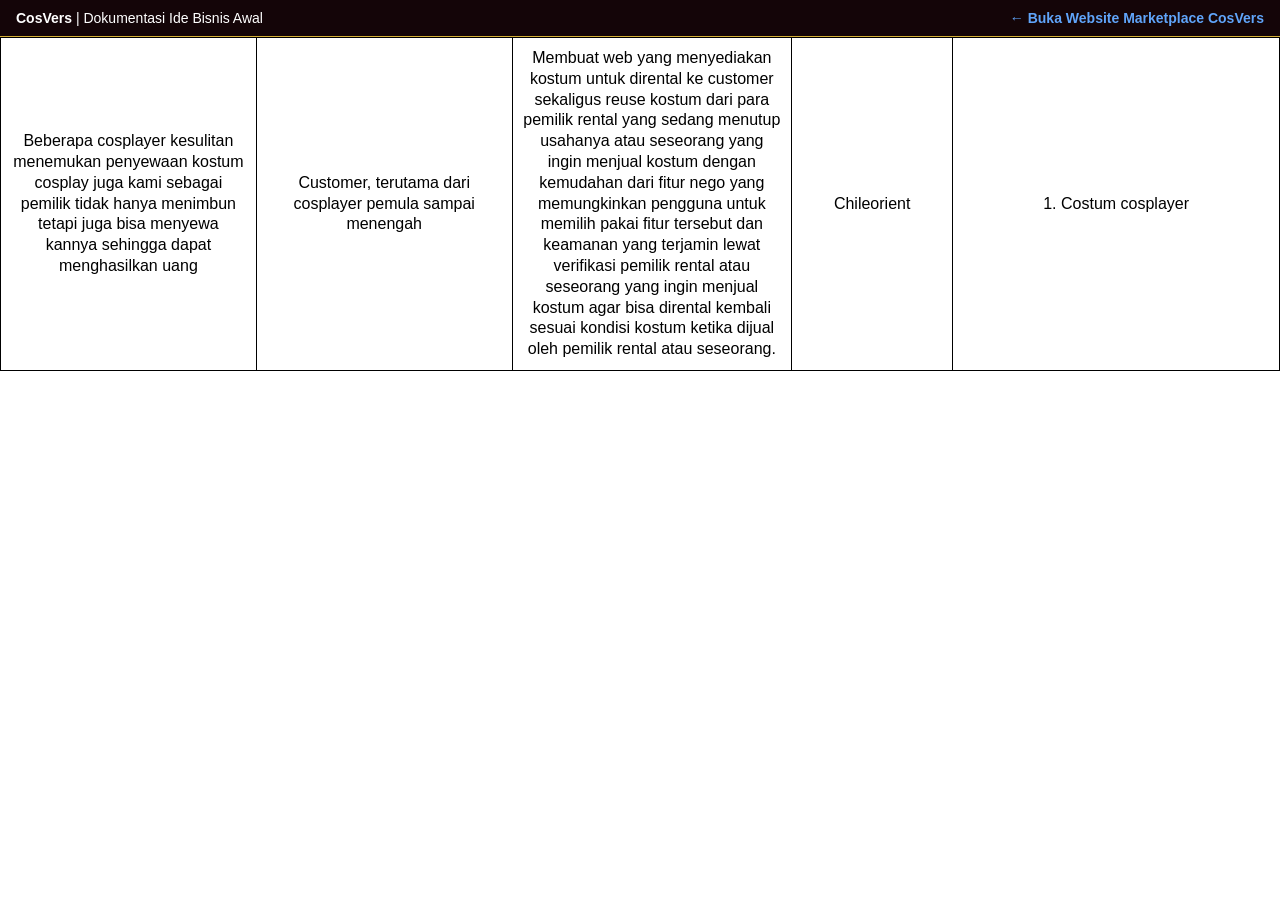
<file: Semester 5 Pemrogaman  Web/Latihan.html>
<!DOCTYPE html>
<html lang="id">
<head>
    <meta charset="UTF-8">
    <meta name="viewport" content="width=device-width, initial-scale=1.0">
    <title>Cosplay Rental</title>

    <!-- Hubungkan CSS -->
    <link rel="stylesheet" href="page.css">
</head>

<body>
    <div style="background: #140508; border-bottom: 1px solid #d4af37; padding: 10px 16px; font-family: sans-serif; display: flex; justify-content: space-between; align-items: center;">
        <span style="color: #ffffff; font-size: 14px;"><strong>CosVers</strong> | Dokumentasi Ide Bisnis Awal</span>
        <a href="index.html" style="color: #60a5fa; font-size: 14px; text-decoration: none; font-weight: bold;">&larr; Buka Website Marketplace CosVers</a>
    </div>

    <table>
        <tr>
            <!-- Kolom 1 -->
            <td>
                Beberapa cosplayer kesulitan menemukan penyewaan kostum
                cosplay juga kami sebagai pemilik tidak hanya menimbun
                tetapi juga bisa menyewa kannya sehingga dapat menghasilkan uang
            </td>

            <!-- Kolom 2 -->
            <td>
                Customer, terutama dari cosplayer pemula sampai menengah
            </td>

            <!-- Kolom 3 -->
            <td>
                Membuat web yang menyediakan kostum untuk dirental ke customer
                sekaligus reuse kostum dari para pemilik rental yang sedang
                menutup usahanya atau seseorang yang ingin menjual kostum
                dengan kemudahan dari fitur nego yang memungkinkan pengguna
                untuk memilih pakai fitur tersebut dan keamanan yang terjamin
                lewat verifikasi pemilik rental atau seseorang yang ingin
                menjual kostum agar bisa dirental kembali sesuai kondisi kostum
                ketika dijual oleh pemilik rental atau seseorang.
            </td>

            <!-- Kolom 4 -->
            <td>
                Chileorient
            </td>

            <!-- Kolom 5 -->
            <td>
                1. Costum cosplayer
            </td>
        </tr>
    </table>

</body>
</html>
</file>
<file: Semester 5 Pemrogaman  Web/style.css>
/* ==========================================================================
   CosVers | RuangCosplay - Marketplace Cosplay Indonesia
   Design System & Modern Dark Scarlet Theme
   Style: Modern, Dark, Community-Driven, Elegant Warm Gold Accents
   ========================================================================== */

:root {
  /* Palet Warna Sesuai Panduan */
  --bg-primary: #140508;          /* Dark Scarlet / Deep Red */
  --bg-secondary: #220d13;        /* Dark Red / Charcoal Red */
  --bg-surface: #2b1119;          /* Permukaan Card / Kontainer */
  --bg-surface-hover: #371621;    /* Card Hover State */
  --bg-input: #1a080f;            /* Field Input & Dropdown */
  
  /* Aksen Gold Elegan (Warm Gold) */
  --accent-gold: #d4af37;
  --accent-gold-hover: #e5be49;
  --accent-gold-muted: rgba(212, 175, 55, 0.14);
  --border-gold-subtle: rgba(212, 175, 55, 0.28);
  --border-gold-strong: rgba(212, 175, 55, 0.7);

  /* Typography */
  --text-white: #ffffff;
  --text-secondary: #b0b4bc;      /* Light Gray */
  --text-muted: #848a96;
  
  /* Status & Aksen */
  --price-green: #22c55e;         /* Hijau Harga */
  --price-green-bg: rgba(34, 197, 94, 0.12);
  --link-blue: #60a5fa;           /* Biru Link */
  --link-blue-hover: #93c5fd;
  --trend-fire: #f97316;          /* Orange Aksen Api Demand Score */
  --trend-fire-bg: rgba(249, 115, 22, 0.12);
  
  /* Border & Shadows */
  --border-subtle: #3a1622;
  --border-card: #451b27;
  --shadow-sm: 0 2px 6px rgba(0, 0, 0, 0.4);
  --shadow-md: 0 4px 16px rgba(0, 0, 0, 0.5);
  --shadow-card: 0 8px 24px rgba(10, 2, 5, 0.6);

  /* Layout & Sizing */
  --radius-sm: 6px;
  --radius-md: 10px;
  --radius-lg: 16px;
  --radius-full: 9999px;
  --header-height: 68px;
  --header-height-mobile: 60px;
  --transition: all 0.2s cubic-bezier(0.16, 1, 0.3, 1);
}

/* Base Reset & Box Sizing */
*, *::before, *::after {
  box-sizing: border-box;
  margin: 0;
  padding: 0;
}

html {
  scroll-behavior: smooth;
  font-size: 16px;
}

body {
  font-family: -apple-system, BlinkMacSystemFont, "Segoe UI", Roboto, "Helvetica Neue", Arial, sans-serif;
  background-color: var(--bg-primary);
  color: var(--text-white);
  line-height: 1.5;
  min-height: 100vh;
  display: flex;
  flex-direction: column;
  -webkit-font-smoothing: antialiased;
}

/* Link Styling */
a {
  color: var(--link-blue);
  text-decoration: none;
  transition: var(--transition);
}

a:hover {
  color: var(--link-blue-hover);
  text-decoration: underline;
}

button {
  font-family: inherit;
  cursor: pointer;
  border: none;
  background: none;
}

img, svg {
  display: block;
  max-width: 100%;
}

/* Container */
.container {
  width: 100%;
  max-width: 1240px;
  margin-left: auto;
  margin-right: auto;
  padding-left: 1rem;
  padding-right: 1rem;
}

/* ==========================================================================
   STICKY HEADER (Mobile-First)
   Desktop: logo RuangCosplay - navigation - search - profile
   Mobile: hamburger kiri - logo RuangCosplay - profile kanan
   ========================================================================== */
.site-header {
  position: sticky;
  top: 0;
  z-index: 1000;
  background-color: rgba(20, 5, 8, 0.97);
  backdrop-filter: blur(12px);
  -webkit-backdrop-filter: blur(12px);
  border-bottom: 1px solid var(--border-subtle);
  transition: var(--transition);
}

.header-container {
  display: flex;
  align-items: center;
  justify-content: space-between;
  height: var(--header-height-mobile);
  padding: 0 1rem;
}

.header-action-btn {
  display: flex;
  align-items: center;
  justify-content: center;
  width: 40px;
  height: 40px;
  color: var(--text-white);
  border-radius: var(--radius-md);
  transition: var(--transition);
}

.header-action-btn:hover {
  background-color: var(--bg-surface);
  color: var(--accent-gold);
}

/* Logo Branding Original */
.brand-logo {
  display: flex;
  align-items: center;
  gap: 8px;
  text-decoration: none !important;
}

.logo-badge {
  width: 34px;
  height: 34px;
  background: var(--bg-surface);
  border: 1px solid var(--border-gold-subtle);
  border-radius: var(--radius-md);
  display: flex;
  align-items: center;
  justify-content: center;
  color: var(--accent-gold);
}

.logo-text-wrapper {
  display: flex;
  flex-direction: column;
}

.brand-title {
  font-size: 1.15rem;
  font-weight: 800;
  letter-spacing: 0.5px;
  color: var(--text-white);
  line-height: 1.1;
}

.brand-title span {
  color: var(--accent-gold);
}

.brand-subtitle {
  font-size: 0.65rem;
  font-weight: 600;
  letter-spacing: 1.2px;
  text-transform: uppercase;
  color: var(--text-secondary);
}

.header-nav {
  display: none;
}

.header-search {
  display: none;
}

.profile-avatar-btn {
  display: flex;
  align-items: center;
  gap: 8px;
  padding: 4px;
  border-radius: var(--radius-full);
  border: 1px solid var(--border-gold-subtle);
  background: var(--bg-surface);
  color: var(--text-white);
  transition: var(--transition);
}

.profile-avatar-btn:hover {
  border-color: var(--accent-gold);
}

.avatar-circle {
  width: 32px;
  height: 32px;
  border-radius: 50%;
  background: var(--bg-secondary);
  border: 1px solid var(--accent-gold);
  display: flex;
  align-items: center;
  justify-content: center;
  color: var(--accent-gold);
  font-size: 0.8rem;
  font-weight: 700;
}

.profile-label-desktop {
  display: none;
}

/* ==========================================================================
   MOBILE NAVIGATION DRAWER
   ========================================================================== */
.mobile-nav-backdrop {
  position: fixed;
  inset: 0;
  background: rgba(0, 0, 0, 0.75);
  z-index: 1100;
  opacity: 0;
  visibility: hidden;
  transition: opacity 0.3s ease, visibility 0.3s ease;
}

.mobile-nav-drawer {
  position: fixed;
  top: 0;
  left: 0;
  bottom: 0;
  width: 290px;
  background-color: var(--bg-secondary);
  border-right: 1px solid var(--border-subtle);
  z-index: 1200;
  transform: translateX(-100%);
  transition: transform 0.3s cubic-bezier(0.16, 1, 0.3, 1);
  display: flex;
  flex-direction: column;
  overflow-y: auto;
}

.mobile-nav-active .mobile-nav-backdrop {
  opacity: 1;
  visibility: visible;
}

.mobile-nav-active .mobile-nav-drawer {
  transform: translateX(0);
}

.drawer-header {
  display: flex;
  align-items: center;
  justify-content: space-between;
  padding: 1rem;
  border-bottom: 1px solid var(--border-subtle);
}

.drawer-menu {
  list-style: none;
  padding: 1rem 0;
}

.drawer-link {
  display: flex;
  align-items: center;
  gap: 12px;
  padding: 0.75rem 1.25rem;
  color: var(--text-white);
  font-weight: 500;
  font-size: 0.95rem;
  border-left: 3px solid transparent;
}

.drawer-link:hover, .drawer-link.active {
  color: var(--accent-gold);
  background: var(--bg-surface);
  border-left-color: var(--accent-gold);
  text-decoration: none;
}

.drawer-link svg {
  color: var(--text-secondary);
}

.drawer-footer {
  margin-top: auto;
  padding: 1.25rem;
  border-top: 1px solid var(--border-subtle);
  background: var(--bg-primary);
}

.drawer-badge-note {
  font-size: 0.75rem;
  color: var(--text-secondary);
  margin-bottom: 0.75rem;
}

/* ==========================================================================
   SECTION COMMON HEADERS & TITLES
   ========================================================================== */
.section-wrapper {
  padding: 2.25rem 0 1.25rem;
}

.section-head-box {
  display: flex;
  flex-direction: column;
  gap: 4px;
  margin-bottom: 1.25rem;
}

.section-head-row {
  display: flex;
  align-items: center;
  justify-content: space-between;
  flex-wrap: wrap;
  gap: 8px;
}

.section-main-title {
  font-size: 1.25rem;
  font-weight: 800;
  color: var(--text-white);
  display: flex;
  align-items: center;
  gap: 8px;
}

.section-main-title .gold-accent {
  color: var(--accent-gold);
}

.section-subtitle {
  font-size: 0.85rem;
  color: var(--text-secondary);
  line-height: 1.4;
}

.view-all-link {
  font-size: 0.85rem;
  font-weight: 600;
  color: var(--link-blue);
  display: inline-flex;
  align-items: center;
  gap: 4px;
}

.view-all-link:hover {
  color: var(--link-blue-hover);
}

/* ==========================================================================
   1. HERO / SEARCH SECTION
   Judul: "Temukan Kostum Cosplay"
   Sub: "Cari kostum cosplay untuk event, photoshoot, atau koleksi."
   Search: "Cari karakter, anime, game, atau kostum..."
   Filter: Kota, Gender, Kategori, Ukuran, Brand, Series
   ========================================================================== */
.hero-search-section {
  padding: 1.5rem 0 1.25rem;
}

.hero-box {
  background: var(--bg-secondary);
  border: 1px solid var(--border-card);
  border-radius: var(--radius-lg);
  padding: 1.5rem 1.25rem;
  box-shadow: var(--shadow-md);
  position: relative;
  overflow: hidden;
}

.hero-box::before {
  content: "";
  position: absolute;
  top: 0;
  left: 0;
  right: 0;
  height: 3px;
  background: var(--accent-gold);
}

.hero-title-group {
  margin-bottom: 1.25rem;
}

.hero-badge-tag {
  display: inline-flex;
  align-items: center;
  gap: 6px;
  font-size: 0.72rem;
  font-weight: 700;
  text-transform: uppercase;
  letter-spacing: 0.8px;
  color: var(--accent-gold);
  background: var(--accent-gold-muted);
  border: 1px solid var(--border-gold-subtle);
  padding: 3px 10px;
  border-radius: var(--radius-full);
  margin-bottom: 0.5rem;
}

.hero-heading {
  font-size: 1.6rem;
  font-weight: 800;
  color: var(--text-white);
  line-height: 1.25;
  margin-bottom: 0.35rem;
}

.hero-subheading {
  font-size: 0.9rem;
  color: var(--text-secondary);
  line-height: 1.4;
}

/* Search Input Box */
.hero-search-form {
  display: flex;
  flex-direction: column;
  gap: 12px;
}

.hero-main-search-bar {
  position: relative;
  display: flex;
  align-items: center;
  width: 100%;
}

.hero-main-search-bar svg {
  position: absolute;
  left: 14px;
  color: var(--accent-gold);
  pointer-events: none;
}

.hero-search-input {
  width: 100%;
  height: 48px;
  padding: 0 44px 0 46px;
  background: var(--bg-input);
  border: 1px solid var(--border-subtle);
  border-radius: var(--radius-md);
  color: var(--text-white);
  font-size: 0.95rem;
  outline: none;
  transition: var(--transition);
}

.hero-search-input:focus {
  border-color: var(--accent-gold);
  box-shadow: 0 0 0 2px var(--border-gold-subtle);
  background: #200a12;
}

.hero-search-btn {
  position: absolute;
  right: 6px;
  height: 36px;
  padding: 0 14px;
  background: var(--accent-gold);
  color: #140508;
  font-size: 0.85rem;
  font-weight: 700;
  border-radius: var(--radius-sm);
  display: flex;
  align-items: center;
  gap: 6px;
  transition: var(--transition);
}

.hero-search-btn:hover {
  background: var(--accent-gold-hover);
}

/* 6 Filter Dropdown Grid: Kota, Gender, Kategori, Ukuran, Brand, Series */
.hero-filter-grid {
  display: grid;
  grid-template-columns: repeat(2, 1fr);
  gap: 8px;
}

.filter-select-wrapper {
  display: flex;
  flex-direction: column;
  gap: 3px;
}

.filter-select-wrapper label {
  font-size: 0.72rem;
  font-weight: 600;
  color: var(--text-secondary);
  text-transform: uppercase;
  letter-spacing: 0.5px;
}

.filter-select {
  width: 100%;
  height: 38px;
  padding: 0 26px 0 10px;
  background-color: var(--bg-input);
  border: 1px solid var(--border-subtle);
  border-radius: var(--radius-sm);
  color: var(--text-white);
  font-size: 0.82rem;
  font-weight: 500;
  outline: none;
  cursor: pointer;
  transition: var(--transition);
  appearance: none;
  -webkit-appearance: none;
  background-image: url("data:image/svg+xml;charset=US-ASCII,%3Csvg%20xmlns%3D%22http%3A%2F%2Fwww.w3.org%2F2000%2Fsvg%22%20width%3D%2214%22%20height%3D%2214%22%20viewBox%3D%220%200%2024%2024%22%20fill%3D%22none%22%20stroke%3D%22%23b0b4bc%22%20stroke-width%3D%222%22%20stroke-linecap%3D%22round%22%20stroke-linejoin%3D%22round%22%3E%3Cpolyline%20points%3D%226%209%2012%2015%2018%209%22%3E%3C%2Fpolyline%3E%3C%2Fsvg%3E");
  background-repeat: no-repeat;
  background-position: right 8px center;
}

.filter-select:focus {
  border-color: var(--accent-gold);
}

.hero-quick-keywords {
  display: flex;
  align-items: center;
  flex-wrap: wrap;
  gap: 6px;
  margin-top: 4px;
}

.quick-label {
  font-size: 0.75rem;
  color: var(--text-muted);
}

.quick-chip {
  font-size: 0.72rem;
  color: var(--text-secondary);
  background: var(--bg-surface);
  border: 1px solid var(--border-subtle);
  padding: 3px 8px;
  border-radius: var(--radius-full);
  cursor: pointer;
  transition: var(--transition);
}

.quick-chip:hover {
  color: var(--accent-gold);
  border-color: var(--border-gold-subtle);
}

/* ==========================================================================
   2. EVENT TERDEKAT
   Tampilkan event cosplay yang tanggalnya paling dekat.
   Card event: Poster, Nama event, Tanggal, Lokasi, Kota, Countdown: "12 hari lagi", Tombol: "Lihat Detail"
   Jangan tampilkan event yang sudah lewat.
   ========================================================================== */
.events-grid {
  display: grid;
  grid-template-columns: 1fr;
  gap: 14px;
}

.event-card {
  background: var(--bg-surface);
  border: 1px solid var(--border-card);
  border-radius: var(--radius-md);
  overflow: hidden;
  display: flex;
  flex-direction: column;
  box-shadow: var(--shadow-sm);
  transition: var(--transition);
  position: relative;
}

.event-card:hover {
  transform: translateY(-2px);
  border-color: var(--border-gold-subtle);
  box-shadow: var(--shadow-card);
}

.event-poster-wrapper {
  position: relative;
  width: 100%;
  aspect-ratio: 16 / 9;
  background: var(--bg-secondary);
  overflow: hidden;
}

.event-countdown-pill {
  position: absolute;
  top: 10px;
  right: 10px;
  background: rgba(20, 5, 8, 0.88);
  border: 1px solid var(--accent-gold);
  color: var(--accent-gold);
  font-size: 0.72rem;
  font-weight: 700;
  padding: 3px 9px;
  border-radius: var(--radius-full);
  backdrop-filter: blur(4px);
  display: inline-flex;
  align-items: center;
  gap: 4px;
  z-index: 2;
}

.event-city-badge {
  position: absolute;
  bottom: 10px;
  left: 10px;
  background: rgba(0, 0, 0, 0.75);
  border: 1px solid rgba(255, 255, 255, 0.2);
  color: var(--text-white);
  font-size: 0.72rem;
  font-weight: 600;
  padding: 2px 8px;
  border-radius: var(--radius-sm);
  z-index: 2;
}

.event-info-body {
  padding: 12px;
  display: flex;
  flex-direction: column;
  flex-grow: 1;
}

.event-date-row {
  display: flex;
  align-items: center;
  gap: 6px;
  font-size: 0.78rem;
  color: var(--accent-gold);
  font-weight: 600;
  margin-bottom: 4px;
}

.event-name {
  font-size: 1rem;
  font-weight: 800;
  color: var(--text-white);
  line-height: 1.3;
  margin-bottom: 6px;
}

.event-location-text {
  font-size: 0.78rem;
  color: var(--text-secondary);
  display: flex;
  align-items: center;
  gap: 5px;
  margin-bottom: 12px;
}

.event-location-text svg {
  color: var(--text-muted);
  flex-shrink: 0;
}

.btn-event-detail {
  margin-top: auto;
  width: 100%;
  padding: 8px 12px;
  background: var(--bg-secondary);
  border: 1px solid var(--border-gold-subtle);
  color: var(--accent-gold);
  font-size: 0.82rem;
  font-weight: 700;
  border-radius: var(--radius-sm);
  text-align: center;
  transition: var(--transition);
}

.btn-event-detail:hover {
  background: var(--accent-gold);
  color: #140508;
}

/* ==========================================================================
   3. COSPLAY YANG SEDANG TREN
   Tampilkan kostum berdasarkan demand/popularity.
   Card: Foto, Character, Series, Cosrent, Harga, Lokasi, "🔥 Demand Score 92"
   Note: Demand Score menunjukkan tingkat permintaan/popularitas, BUKAN kualitas costume.
   ========================================================================== */
.trending-grid {
  display: grid;
  grid-template-columns: repeat(2, minmax(0, 1fr));
  gap: 12px;
}

.trend-card {
  background: var(--bg-surface);
  border: 1px solid var(--border-card);
  border-radius: var(--radius-md);
  overflow: hidden;
  display: flex;
  flex-direction: column;
  box-shadow: var(--shadow-sm);
  transition: var(--transition);
  position: relative;
}

.trend-card:hover {
  transform: translateY(-3px);
  border-color: var(--border-gold-subtle);
  box-shadow: var(--shadow-card);
}

.trend-media-box {
  position: relative;
  width: 100%;
  aspect-ratio: 4 / 4.4;
  background: var(--bg-secondary);
  overflow: hidden;
}

.trend-media-box img, .trend-media-box svg {
  width: 100%;
  height: 100%;
  object-fit: cover;
  transition: transform 0.3s ease;
}

.trend-card:hover .trend-media-box svg {
  transform: scale(1.03);
}

/* 🔥 Demand Score Badge */
.demand-score-pill {
  position: absolute;
  top: 8px;
  left: 8px;
  background: rgba(20, 5, 8, 0.92);
  border: 1px solid var(--trend-fire);
  color: #ffedd5;
  font-size: 0.7rem;
  font-weight: 800;
  padding: 3px 8px;
  border-radius: var(--radius-full);
  display: inline-flex;
  align-items: center;
  gap: 4px;
  box-shadow: 0 2px 6px rgba(0,0,0,0.5);
  z-index: 2;
}

.demand-score-pill span {
  color: var(--trend-fire);
}

.trend-body {
  padding: 10px;
  display: flex;
  flex-direction: column;
  flex-grow: 1;
}

.trend-series {
  font-size: 0.68rem;
  color: var(--text-secondary);
  font-weight: 500;
  text-transform: uppercase;
  letter-spacing: 0.5px;
  margin-bottom: 2px;
  white-space: nowrap;
  overflow: hidden;
  text-overflow: ellipsis;
}

.trend-character {
  font-size: 0.9rem;
  font-weight: 700;
  color: var(--text-white);
  line-height: 1.25;
  margin-bottom: 4px;
  display: -webkit-box;
  -webkit-line-clamp: 2;
  -webkit-box-orient: vertical;
  overflow: hidden;
  min-height: 2.3em;
}

.trend-cosrent-row {
  display: flex;
  align-items: center;
  gap: 4px;
  font-size: 0.72rem;
  color: var(--accent-gold);
  margin-bottom: 4px;
}

.trend-cosrent-row svg {
  flex-shrink: 0;
}

.trend-location-row {
  display: flex;
  align-items: center;
  gap: 4px;
  font-size: 0.7rem;
  color: var(--text-muted);
  margin-bottom: 8px;
}

.trend-price-footer {
  margin-top: auto;
  padding-top: 6px;
  border-top: 1px solid var(--border-subtle);
  display: flex;
  align-items: baseline;
  justify-content: space-between;
}

.trend-price-value {
  font-size: 0.95rem;
  font-weight: 800;
  color: var(--price-green);
}

.trend-price-unit {
  font-size: 0.68rem;
  color: var(--text-secondary);
}

/* ==========================================================================
   4. KATALOG KOSTUM (Mobile-First, Foto Dominan, Bukan Dashboard Admin)
   Mobile: 2 Kolom (Card tidak terlalu kecil)
   Tablet: 2-3 Kolom
   Desktop: 3-4 Kolom
   ========================================================================== */
.catalog-filter-bar {
  display: flex;
  align-items: center;
  gap: 8px;
  overflow-x: auto;
  padding-bottom: 8px;
  margin-bottom: 1rem;
  scrollbar-width: none;
}

.catalog-filter-bar::-webkit-scrollbar {
  display: none;
}

.catalog-pill {
  white-space: nowrap;
  padding: 6px 14px;
  font-size: 0.8rem;
  font-weight: 600;
  color: var(--text-secondary);
  background: var(--bg-secondary);
  border: 1px solid var(--border-subtle);
  border-radius: var(--radius-full);
  transition: var(--transition);
}

.catalog-pill:hover {
  color: var(--text-white);
  border-color: var(--border-gold-subtle);
}

.catalog-pill.active {
  background: var(--accent-gold);
  color: #140508;
  border-color: var(--accent-gold);
}

.catalog-grid {
  display: grid;
  grid-template-columns: repeat(2, minmax(0, 1fr));
  gap: 12px;
  margin-bottom: 1.5rem;
}

.costume-card {
  background: var(--bg-surface);
  border: 1px solid var(--border-card);
  border-radius: var(--radius-md);
  overflow: hidden;
  display: flex;
  flex-direction: column;
  box-shadow: var(--shadow-sm);
  transition: var(--transition);
  position: relative;
}

.costume-card:hover {
  transform: translateY(-3px);
  border-color: var(--border-gold-subtle);
  box-shadow: var(--shadow-card);
}

/* Foto Kostum Menjadi Elemen Paling Dominan */
.card-media {
  position: relative;
  width: 100%;
  aspect-ratio: 3 / 3.8;
  background: var(--bg-secondary);
  overflow: hidden;
  display: flex;
  align-items: center;
  justify-content: center;
}

.card-media svg, .card-media img {
  width: 100%;
  height: 100%;
  object-fit: cover;
  transition: transform 0.35s ease;
}

.costume-card:hover .card-media svg {
  transform: scale(1.04);
}

.card-badge-top-left {
  position: absolute;
  top: 8px;
  left: 8px;
  display: flex;
  flex-direction: column;
  gap: 4px;
  z-index: 2;
}

.card-badge-top-right {
  position: absolute;
  top: 8px;
  right: 8px;
  z-index: 2;
}

.badge-tag {
  font-size: 0.65rem;
  font-weight: 700;
  text-transform: uppercase;
  letter-spacing: 0.4px;
  padding: 2px 6px;
  border-radius: var(--radius-sm);
}

.badge-verified {
  background: rgba(16, 185, 129, 0.92);
  color: #ffffff;
}

.badge-nego {
  background: rgba(212, 175, 55, 0.92);
  color: #140508;
}

.badge-size {
  background: rgba(0, 0, 0, 0.75);
  color: var(--text-white);
  border: 1px solid rgba(255, 255, 255, 0.2);
  font-size: 0.7rem;
  font-weight: 700;
  padding: 2px 6px;
  border-radius: var(--radius-sm);
}

.card-body {
  padding: 10px;
  display: flex;
  flex-direction: column;
  flex-grow: 1;
}

.card-series {
  font-size: 0.7rem;
  color: var(--text-secondary);
  font-weight: 500;
  margin-bottom: 2px;
  text-transform: uppercase;
  letter-spacing: 0.5px;
  white-space: nowrap;
  overflow: hidden;
  text-overflow: ellipsis;
}

.card-title {
  font-size: 0.88rem;
  font-weight: 700;
  color: var(--text-white);
  line-height: 1.25;
  margin-bottom: 6px;
  display: -webkit-box;
  -webkit-line-clamp: 2;
  -webkit-box-orient: vertical;
  overflow: hidden;
  min-height: 2.3em;
}

.card-meta-row {
  display: flex;
  align-items: center;
  justify-content: space-between;
  font-size: 0.72rem;
  color: var(--text-muted);
  margin-bottom: 8px;
}

.card-location {
  display: flex;
  align-items: center;
  gap: 3px;
  white-space: nowrap;
  overflow: hidden;
  text-overflow: ellipsis;
}

.card-location svg {
  flex-shrink: 0;
  color: var(--accent-gold);
}

.card-condition {
  color: var(--accent-gold);
  font-weight: 600;
  flex-shrink: 0;
}

.card-price-section {
  margin-top: auto;
  padding-top: 6px;
  border-top: 1px solid var(--border-subtle);
  display: flex;
  flex-direction: column;
  gap: 6px;
}

.price-row {
  display: flex;
  align-items: baseline;
  justify-content: space-between;
}

.price-val {
  font-size: 0.95rem;
  font-weight: 800;
  color: var(--price-green);
}

.price-unit {
  font-size: 0.68rem;
  color: var(--text-secondary);
}

.card-actions {
  display: grid;
  grid-template-columns: 1fr 1fr;
  gap: 6px;
}

.btn-card-nego {
  background: var(--accent-gold-muted);
  border: 1px solid var(--border-gold-subtle);
  color: var(--accent-gold);
  font-size: 0.72rem;
  font-weight: 700;
  padding: 6px 4px;
  border-radius: var(--radius-sm);
  text-align: center;
  transition: var(--transition);
}

.btn-card-nego:hover {
  background: var(--accent-gold);
  color: #140508;
}

.btn-card-rent {
  background: var(--accent-gold);
  border: 1px solid var(--accent-gold);
  color: #140508;
  font-size: 0.72rem;
  font-weight: 700;
  padding: 6px 4px;
  border-radius: var(--radius-sm);
  text-align: center;
  transition: var(--transition);
}

.btn-card-rent:hover {
  background: var(--accent-gold-hover);
}

/* ==========================================================================
   5. COSRENT POPULER
   Tampilkan penyedia rental kostum terpercaya komunitas di Indonesia
   ========================================================================== */
.cosrent-grid {
  display: grid;
  grid-template-columns: 1fr;
  gap: 12px;
}

.cosrent-card {
  background: var(--bg-surface);
  border: 1px solid var(--border-card);
  border-radius: var(--radius-md);
  padding: 14px;
  display: flex;
  flex-direction: column;
  gap: 12px;
  box-shadow: var(--shadow-sm);
  transition: var(--transition);
}

.cosrent-card:hover {
  border-color: var(--border-gold-subtle);
  box-shadow: var(--shadow-card);
}

.cosrent-top-row {
  display: flex;
  align-items: center;
  gap: 12px;
}

.cosrent-avatar {
  width: 48px;
  height: 48px;
  border-radius: var(--radius-md);
  background: var(--bg-secondary);
  border: 1px solid var(--border-gold-subtle);
  display: flex;
  align-items: center;
  justify-content: center;
  color: var(--accent-gold);
  flex-shrink: 0;
  font-weight: 800;
  font-size: 1.1rem;
}

.cosrent-meta-info {
  display: flex;
  flex-direction: column;
  flex-grow: 1;
}

.cosrent-name-wrap {
  display: flex;
  align-items: center;
  gap: 6px;
}

.cosrent-name {
  font-size: 0.95rem;
  font-weight: 800;
  color: var(--text-white);
}

.verified-icon {
  color: #10b981;
}

.cosrent-city {
  font-size: 0.78rem;
  color: var(--text-secondary);
  display: flex;
  align-items: center;
  gap: 4px;
}

.cosrent-stats-row {
  display: flex;
  align-items: center;
  justify-content: space-between;
  padding: 8px 12px;
  background: var(--bg-input);
  border-radius: var(--radius-sm);
  font-size: 0.76rem;
}

.cosrent-rating {
  display: flex;
  align-items: center;
  gap: 4px;
  color: var(--accent-gold);
  font-weight: 700;
}

.cosrent-count {
  color: var(--text-secondary);
}

.cosrent-count strong {
  color: var(--text-white);
}

.btn-visit-cosrent {
  width: 100%;
  padding: 7px;
  text-align: center;
  background: var(--bg-secondary);
  border: 1px solid var(--border-subtle);
  color: var(--link-blue);
  font-size: 0.8rem;
  font-weight: 600;
  border-radius: var(--radius-sm);
  transition: var(--transition);
}

.btn-visit-cosrent:hover {
  border-color: var(--link-blue);
  background: var(--bg-surface);
  text-decoration: none;
}

/* ==========================================================================
   FOOTER (Dark Red & Gold Accent)
   ========================================================================== */
.site-footer {
  margin-top: auto;
  background-color: var(--bg-secondary);
  border-top: 1px solid var(--border-subtle);
  padding: 2.5rem 0 1.5rem;
}

.footer-grid {
  display: grid;
  grid-template-columns: 1fr;
  gap: 2rem;
  margin-bottom: 2rem;
}

.footer-brand p {
  font-size: 0.85rem;
  color: var(--text-secondary);
  margin-top: 0.75rem;
  line-height: 1.5;
}

.footer-column h4 {
  font-size: 0.95rem;
  font-weight: 700;
  color: var(--text-white);
  margin-bottom: 0.75rem;
  display: flex;
  align-items: center;
  gap: 6px;
}

.footer-column h4::before {
  content: "";
  display: inline-block;
  width: 4px;
  height: 14px;
  background: var(--accent-gold);
  border-radius: 2px;
}

.footer-links {
  list-style: none;
  display: flex;
  flex-direction: column;
  gap: 8px;
}

.footer-links a {
  font-size: 0.85rem;
  color: var(--link-blue);
}

.footer-bottom {
  padding-top: 1.5rem;
  border-top: 1px solid var(--border-subtle);
  display: flex;
  flex-direction: column;
  gap: 8px;
  align-items: center;
  text-align: center;
  font-size: 0.75rem;
  color: var(--text-secondary);
}

/* ==========================================================================
   MODALS & TOAST
   ========================================================================== */
.modal-overlay {
  position: fixed;
  inset: 0;
  background: rgba(0, 0, 0, 0.78);
  backdrop-filter: blur(4px);
  z-index: 2000;
  display: none;
  align-items: center;
  justify-content: center;
  padding: 1rem;
}

.modal-overlay.active {
  display: flex;
}

.modal-box {
  background: var(--bg-surface);
  border: 1px solid var(--border-gold-subtle);
  border-radius: var(--radius-lg);
  width: 100%;
  max-width: 500px;
  box-shadow: 0 10px 30px rgba(0, 0, 0, 0.7);
  overflow: hidden;
  animation: modalIn 0.25s cubic-bezier(0.16, 1, 0.3, 1);
}

@keyframes modalIn {
  from { opacity: 0; transform: scale(0.94); }
  to { opacity: 1; transform: scale(1); }
}

.modal-header {
  display: flex;
  align-items: center;
  justify-content: space-between;
  padding: 1rem 1.25rem;
  background: var(--bg-secondary);
  border-bottom: 1px solid var(--border-subtle);
}

.modal-title {
  font-size: 1.05rem;
  font-weight: 700;
  color: var(--text-white);
  display: flex;
  align-items: center;
  gap: 8px;
}

.modal-close-btn {
  color: var(--text-muted);
  font-size: 1.25rem;
  line-height: 1;
  padding: 4px 8px;
  border-radius: var(--radius-sm);
  transition: var(--transition);
}

.modal-close-btn:hover {
  color: var(--text-white);
  background: var(--bg-surface);
}

.modal-body {
  padding: 1.25rem;
  display: flex;
  flex-direction: column;
  gap: 1rem;
}

.nego-product-preview {
  display: flex;
  gap: 12px;
  background: var(--bg-input);
  padding: 10px;
  border-radius: var(--radius-md);
  border: 1px solid var(--border-subtle);
}

.nego-product-img {
  width: 60px;
  height: 60px;
  border-radius: var(--radius-sm);
  object-fit: cover;
  background: var(--bg-secondary);
}

.nego-product-info h5 {
  font-size: 0.9rem;
  font-weight: 700;
  color: var(--text-white);
}

.nego-product-info p {
  font-size: 0.78rem;
  color: var(--text-secondary);
}

.nego-price-tag {
  font-size: 0.88rem;
  font-weight: 800;
  color: var(--price-green);
}

.form-group {
  display: flex;
  flex-direction: column;
  gap: 6px;
}

.form-group label {
  font-size: 0.8rem;
  font-weight: 600;
  color: var(--text-white);
}

.form-group input, .form-group select, .form-group textarea {
  width: 100%;
  padding: 8px 12px;
  background: var(--bg-input);
  border: 1px solid var(--border-subtle);
  border-radius: var(--radius-sm);
  color: var(--text-white);
  font-size: 0.88rem;
  outline: none;
}

.form-group input:focus, .form-group select:focus, .form-group textarea:focus {
  border-color: var(--accent-gold);
}

.modal-footer {
  padding: 1rem 1.25rem;
  background: var(--bg-secondary);
  border-top: 1px solid var(--border-subtle);
  display: flex;
  justify-content: flex-end;
  gap: 8px;
}

.btn-secondary {
  padding: 8px 14px;
  font-size: 0.85rem;
  color: var(--text-secondary);
  background: var(--bg-surface);
  border: 1px solid var(--border-subtle);
  border-radius: var(--radius-sm);
  transition: var(--transition);
}

.btn-secondary:hover {
  color: var(--text-white);
  border-color: var(--border-gold-subtle);
}

.btn-primary {
  padding: 8px 16px;
  font-size: 0.85rem;
  font-weight: 700;
  color: #140508;
  background: var(--accent-gold);
  border: 1px solid var(--accent-gold);
  border-radius: var(--radius-sm);
  transition: var(--transition);
}

.btn-primary:hover {
  background: var(--accent-gold-hover);
}

.toast-notice {
  position: fixed;
  bottom: 20px;
  right: 20px;
  z-index: 3000;
  background: var(--bg-surface);
  border: 1px solid var(--accent-gold);
  color: var(--text-white);
  padding: 12px 18px;
  border-radius: var(--radius-md);
  box-shadow: 0 8px 24px rgba(0, 0, 0, 0.6);
  display: flex;
  align-items: center;
  gap: 10px;
  transform: translateY(100px);
  opacity: 0;
  transition: all 0.3s ease;
  pointer-events: none;
}

.toast-notice.show {
  transform: translateY(0);
  opacity: 1;
}

/* ==========================================================================
   RESPONSIVE MEDIA QUERIES (TABLET & DESKTOP)
   Mobile:
     - 2 kolom katalog (grid)
     - 2 kolom trending
     - 1 kolom event
     - 1 kolom cosrent
   Tablet (min-width: 640px):
     - 2–3 kolom katalog
     - 2–3 kolom trending
     - 2 kolom event
     - 2 kolom cosrent
     - 3 kolom filter hero
   Desktop (min-width: 1024px):
     - 3–4 kolom katalog
     - 4 kolom trending
     - 3 kolom event
     - 3–4 kolom cosrent
     - 6 kolom filter hero
   ========================================================================== */

/* Tablet (min-width: 640px) */
@media (min-width: 640px) {
  .hero-heading {
    font-size: 2rem;
  }

  .hero-filter-grid {
    grid-template-columns: repeat(3, 1fr);
  }

  .events-grid {
    grid-template-columns: repeat(2, 1fr);
  }

  .trending-grid {
    grid-template-columns: repeat(3, 1fr);
  }

  .catalog-grid {
    grid-template-columns: repeat(3, minmax(0, 1fr));
    gap: 16px;
  }

  .cosrent-grid {
    grid-template-columns: repeat(2, 1fr);
  }

  .footer-grid {
    grid-template-columns: repeat(2, 1fr);
  }
}

/* Desktop (min-width: 1024px) */
@media (min-width: 1024px) {
  :root {
    --header-height: 72px;
  }

  .header-container {
    height: var(--header-height);
  }

  .header-action-btn.mobile-hamburger {
    display: none;
  }

  .header-nav {
    display: flex;
    align-items: center;
    gap: 1.5rem;
    margin: 0 1.5rem;
  }

  .nav-link {
    color: var(--text-secondary);
    font-size: 0.9rem;
    font-weight: 600;
    transition: var(--transition);
    position: relative;
    padding: 6px 0;
  }

  .nav-link:hover, .nav-link.active {
    color: var(--accent-gold);
    text-decoration: none;
  }

  .nav-link.active::after {
    content: "";
    position: absolute;
    bottom: -2px;
    left: 0;
    right: 0;
    height: 2px;
    background: var(--accent-gold);
    border-radius: 2px;
  }

  .header-search {
    display: flex;
    flex-grow: 1;
    max-width: 320px;
    margin-right: 1.5rem;
  }

  .header-search .search-input-box {
    position: relative;
    width: 100%;
  }

  .header-search .search-input-box svg {
    position: absolute;
    left: 12px;
    top: 50%;
    transform: translateY(-50%);
    color: var(--text-muted);
  }

  .header-search .search-input-box input {
    width: 100%;
    height: 38px;
    padding: 0 14px 0 38px;
    background: var(--bg-input);
    border: 1px solid var(--border-subtle);
    border-radius: var(--radius-full);
    color: var(--text-white);
    font-size: 0.85rem;
    outline: none;
  }

  .header-search .search-input-box input:focus {
    border-color: var(--accent-gold);
  }

  .profile-avatar-btn {
    padding: 4px 12px 4px 6px;
  }

  .profile-label-desktop {
    display: inline-block;
    font-size: 0.85rem;
    font-weight: 600;
    color: var(--text-white);
  }

  .hero-box {
    padding: 2.25rem 2rem;
  }

  .hero-heading {
    font-size: 2.4rem;
  }

  /* 6 Filter sejajar sempurna di desktop */
  .hero-filter-grid {
    grid-template-columns: repeat(6, 1fr);
  }

  .events-grid {
    grid-template-columns: repeat(3, 1fr);
  }

  .trending-grid {
    grid-template-columns: repeat(4, 1fr);
  }

  /* 3–4 Kolom Katalog (Spesifikasi Desktop = 3-4 kolom, Foto paling dominan) */
  .catalog-grid {
    grid-template-columns: repeat(4, minmax(0, 1fr));
    gap: 18px;
  }

  .card-media {
    aspect-ratio: 3 / 4;
  }

  .cosrent-grid {
    grid-template-columns: repeat(3, 1fr);
  }

  .footer-grid {
    grid-template-columns: 2fr 1fr 1fr 1fr;
  }

  .footer-bottom {
    flex-direction: row;
    justify-content: space-between;
  }
}


/* ==========================================================================
   COSTUME DETAIL PAGE STYLES (CosVers / RuangCosplay)
   ========================================================================== */

/* Breadcrumb */
.detail-breadcrumb {
  display: flex;
  align-items: center;
  flex-wrap: wrap;
  gap: 6px;
  font-size: 0.8rem;
  color: var(--text-muted);
  padding: 1rem 0 0.5rem;
}

.detail-breadcrumb a {
  color: var(--link-blue);
  text-decoration: none;
}

.detail-breadcrumb a:hover {
  text-decoration: underline;
}

.detail-breadcrumb .crumb-separator {
  color: var(--border-subtle);
}

.detail-breadcrumb .crumb-current {
  color: var(--text-secondary);
  font-weight: 600;
}

/* Two-column layout */
.detail-layout {
  display: grid;
  grid-template-columns: 1fr;
  gap: 1.75rem;
  padding-bottom: 5rem; /* space for mobile sticky bar */
}

/* 1. GALLERY COMPONENT */
.detail-gallery {
  display: flex;
  flex-direction: column;
  gap: 10px;
}

.gallery-main-view {
  position: relative;
  width: 100%;
  aspect-ratio: 3 / 3.9;
  background: var(--bg-secondary);
  border-radius: var(--radius-md);
  border: 1px solid var(--border-card);
  overflow: hidden;
  display: flex;
  align-items: center;
  justify-content: center;
  touch-action: pan-y; /* allow vertical scroll while capturing horizontal swipe */
  user-select: none;
}

.gallery-main-view img, 
.gallery-main-view svg {
  width: 100%;
  height: 100%;
  object-fit: cover;
  transition: opacity 0.25s ease;
}

.gallery-video-container {
  width: 100%;
  height: 100%;
  display: none;
  background: #000000;
}

.gallery-video-container.active {
  display: flex;
  align-items: center;
  justify-content: center;
}

.gallery-video-element {
  width: 100%;
  height: 100%;
  object-fit: contain;
}

/* Navigation buttons (Next / Prev) */
.gallery-nav-btn {
  position: absolute;
  top: 50%;
  transform: translateY(-50%);
  width: 40px;
  height: 40px;
  background: rgba(20, 5, 8, 0.75);
  backdrop-filter: blur(4px);
  color: var(--text-white);
  border: 1px solid var(--border-gold-subtle);
  border-radius: 50%;
  display: flex;
  align-items: center;
  justify-content: center;
  cursor: pointer;
  transition: var(--transition);
  z-index: 10;
}

.gallery-nav-btn:hover {
  background: var(--accent-gold);
  color: #140508;
  border-color: var(--accent-gold);
}

.gallery-nav-prev {
  left: 10px;
}

.gallery-nav-next {
  right: 10px;
}

.gallery-counter-pill {
  position: absolute;
  bottom: 12px;
  right: 12px;
  background: rgba(0, 0, 0, 0.75);
  backdrop-filter: blur(4px);
  color: var(--text-white);
  font-size: 0.75rem;
  font-weight: 700;
  padding: 3px 10px;
  border-radius: var(--radius-full);
  border: 1px solid rgba(255, 255, 255, 0.15);
  z-index: 5;
}

.gallery-swipe-hint {
  position: absolute;
  bottom: 12px;
  left: 12px;
  background: rgba(20, 5, 8, 0.85);
  color: var(--accent-gold);
  font-size: 0.7rem;
  font-weight: 600;
  padding: 3px 8px;
  border-radius: var(--radius-sm);
  display: flex;
  align-items: center;
  gap: 4px;
  border: 1px solid var(--border-gold-subtle);
  pointer-events: none;
}

/* Thumbnails */
.gallery-thumbs {
  display: flex;
  gap: 10px;
  overflow-x: auto;
  padding-bottom: 4px;
  scrollbar-width: thin;
}

.thumb-item {
  width: 72px;
  height: 84px;
  border-radius: var(--radius-sm);
  border: 2px solid var(--border-card);
  overflow: hidden;
  cursor: pointer;
  flex-shrink: 0;
  background: var(--bg-surface);
  opacity: 0.65;
  transition: var(--transition);
  position: relative;
}

.thumb-item:hover, .thumb-item.active {
  opacity: 1;
  border-color: var(--accent-gold);
}

.thumb-item.active {
  box-shadow: 0 0 0 2px var(--border-gold-subtle);
}

.thumb-item img, .thumb-item svg {
  width: 100%;
  height: 100%;
  object-fit: cover;
}

.thumb-video-icon {
  position: absolute;
  inset: 0;
  display: flex;
  align-items: center;
  justify-content: center;
  background: rgba(0, 0, 0, 0.45);
  color: var(--accent-gold);
}

/* 2. INFORMASI KOSTUM */
.detail-info-card {
  background: var(--bg-surface);
  border: 1px solid var(--border-card);
  border-radius: var(--radius-lg);
  padding: 1.25rem;
  display: flex;
  flex-direction: column;
  gap: 1rem;
}

.detail-badge-row {
  display: flex;
  align-items: center;
  flex-wrap: wrap;
  gap: 6px;
}

.detail-series-tag {
  font-size: 0.75rem;
  font-weight: 700;
  color: var(--accent-gold);
  text-transform: uppercase;
  letter-spacing: 0.8px;
}

.detail-costume-name {
  font-size: 1.45rem;
  font-weight: 800;
  color: var(--text-white);
  line-height: 1.25;
}

/* Price block - GREEN PER SPESIFIKASI */
.detail-price-banner {
  display: flex;
  align-items: baseline;
  justify-content: space-between;
  flex-wrap: wrap;
  gap: 8px;
  background: var(--price-green-bg);
  border: 1px solid rgba(34, 197, 94, 0.25);
  padding: 12px 14px;
  border-radius: var(--radius-sm);
}

.detail-price-main {
  font-size: 1.6rem;
  font-weight: 900;
  color: var(--price-green); /* WARNA HIJAU */
  letter-spacing: -0.5px;
}

.detail-price-unit {
  font-size: 0.85rem;
  color: var(--text-secondary);
  font-weight: 500;
}

.detail-avail-badge {
  font-size: 0.78rem;
  color: #10b981;
  background: rgba(16, 185, 129, 0.15);
  border: 1px solid rgba(16, 185, 129, 0.3);
  padding: 4px 10px;
  border-radius: var(--radius-full);
  font-weight: 700;
  display: inline-flex;
  align-items: center;
  gap: 5px;
}

/* Specs Grid: Ukuran, Gender, LD, LP, Lokasi, Brand, Series, Character, Tanggal */
.detail-specs-grid {
  display: grid;
  grid-template-columns: repeat(2, 1fr);
  gap: 8px;
}

.spec-cell {
  background: var(--bg-input);
  border: 1px solid var(--border-subtle);
  border-radius: var(--radius-sm);
  padding: 8px 10px;
  display: flex;
  flex-direction: column;
  gap: 2px;
}

.spec-cell-label {
  font-size: 0.68rem;
  color: var(--text-muted);
  text-transform: uppercase;
  font-weight: 600;
  letter-spacing: 0.5px;
}

.spec-cell-value {
  font-size: 0.85rem;
  color: var(--text-white);
  font-weight: 700;
}

.spec-cell-value.highlight-green {
  color: var(--price-green);
}

.spec-cell-value.highlight-gold {
  color: var(--accent-gold);
}

/* 3. DETAIL & DESKRIPSI */
.detail-text-block h3 {
  font-size: 1rem;
  font-weight: 700;
  color: var(--text-white);
  margin-bottom: 0.5rem;
  display: flex;
  align-items: center;
  gap: 6px;
}

.detail-text-block p {
  font-size: 0.85rem;
  color: var(--text-secondary);
  line-height: 1.5;
}

/* 4. INCLUDE / EXCLUDE */
.include-exclude-grid {
  display: grid;
  grid-template-columns: 1fr;
  gap: 12px;
}

.in-ex-card {
  background: var(--bg-input);
  border: 1px solid var(--border-subtle);
  border-radius: var(--radius-sm);
  padding: 12px;
}

.in-ex-header {
  font-size: 0.85rem;
  font-weight: 700;
  margin-bottom: 8px;
  display: flex;
  align-items: center;
  gap: 6px;
}

.in-ex-header.inc {
  color: #10b981;
}

.in-ex-header.exc {
  color: #f87171;
}

.in-ex-list {
  list-style: none;
  display: flex;
  flex-direction: column;
  gap: 6px;
}

.in-ex-list li {
  font-size: 0.8rem;
  color: var(--text-secondary);
  display: flex;
  align-items: center;
  gap: 8px;
}

.in-ex-list li svg {
  flex-shrink: 0;
}

/* 5. KONDISI KOSTUM */
.condition-card {
  background: var(--bg-input);
  border: 1px solid var(--border-subtle);
  border-radius: var(--radius-sm);
  padding: 12px;
  display: flex;
  flex-direction: column;
  gap: 8px;
}

.condition-header {
  display: flex;
  align-items: center;
  justify-content: space-between;
}

.condition-title {
  font-size: 0.88rem;
  font-weight: 700;
  color: var(--text-white);
}

.condition-percent {
  font-size: 0.95rem;
  font-weight: 800;
  color: var(--accent-gold);
}

.condition-bar-wrap {
  width: 100%;
  height: 6px;
  background: var(--bg-secondary);
  border-radius: 3px;
  overflow: hidden;
}

.condition-bar-fill {
  height: 100%;
  background: linear-gradient(90deg, #d4af37, #22c55e);
  border-radius: 3px;
}

.condition-notes {
  font-size: 0.78rem;
  color: var(--text-secondary);
  line-height: 1.4;
}

/* 6. COSRENT (PROFIL TOKO) */
.cosrent-detail-card {
  background: var(--bg-input);
  border: 1px solid var(--border-gold-subtle);
  border-radius: var(--radius-sm);
  padding: 12px;
  display: flex;
  flex-direction: column;
  gap: 10px;
}

.cosrent-header-row {
  display: flex;
  align-items: center;
  gap: 10px;
}

.cosrent-shop-avatar {
  width: 44px;
  height: 44px;
  border-radius: var(--radius-sm);
  background: var(--bg-secondary);
  border: 1px solid var(--accent-gold);
  color: var(--accent-gold);
  display: flex;
  align-items: center;
  justify-content: center;
  font-weight: 800;
  font-size: 1rem;
}

.cosrent-shop-info {
  display: flex;
  flex-direction: column;
}

.cosrent-shop-title {
  font-size: 0.95rem;
  font-weight: 800;
  color: var(--text-white);
  display: flex;
  align-items: center;
  gap: 5px;
}

.cosrent-shop-meta {
  font-size: 0.75rem;
  color: var(--text-secondary);
}

.cosrent-sub-meta {
  font-size: 0.75rem;
  color: var(--text-muted);
  display: flex;
  align-items: center;
  justify-content: space-between;
}

/* 7. DIPAKAI COSPLAYER */
.cosplayer-showcase-card {
  background: var(--bg-surface);
  border: 1px solid var(--border-card);
  border-radius: var(--radius-md);
  padding: 14px;
  margin-top: 1rem;
}

.cosplayer-showcase-title {
  font-size: 0.95rem;
  font-weight: 800;
  color: var(--text-white);
  margin-bottom: 10px;
  display: flex;
  align-items: center;
  gap: 6px;
}

.cosplayer-testimonial-item {
  display: flex;
  gap: 12px;
  align-items: flex-start;
  background: var(--bg-input);
  border: 1px solid var(--border-subtle);
  border-radius: var(--radius-sm);
  padding: 10px;
}

.cosplayer-photo {
  width: 52px;
  height: 52px;
  border-radius: var(--radius-sm);
  object-fit: cover;
  flex-shrink: 0;
  border: 1px solid var(--border-gold-subtle);
  background: var(--bg-secondary);
}

.cosplayer-quote-wrap {
  display: flex;
  flex-direction: column;
  gap: 3px;
}

.cosplayer-username {
  font-size: 0.85rem;
  font-weight: 700;
  color: var(--link-blue); /* LINK BIRU */
}

.cosplayer-event-tag {
  font-size: 0.72rem;
  color: var(--accent-gold);
  font-weight: 600;
}

.cosplayer-quote {
  font-size: 0.78rem;
  color: var(--text-secondary);
  font-style: italic;
  line-height: 1.35;
}

/* 8. VIDEO SECTION */
.video-section-wrapper {
  background: var(--bg-surface);
  border: 1px solid var(--border-card);
  border-radius: var(--radius-md);
  padding: 14px;
  margin-top: 1rem;
}

.video-section-header {
  font-size: 0.95rem;
  font-weight: 800;
  color: var(--text-white);
  margin-bottom: 8px;
  display: flex;
  align-items: center;
  gap: 6px;
}

.video-responsive-player {
  position: relative;
  width: 100%;
  aspect-ratio: 16 / 9;
  background: #000000;
  border-radius: var(--radius-sm);
  overflow: hidden;
  border: 1px solid var(--border-subtle);
}

.video-responsive-player video {
  width: 100%;
  height: 100%;
  object-fit: cover;
}

/* 9. BOOKING & ACTION BUTTONS */
.detail-action-card {
  display: flex;
  flex-direction: column;
  gap: 8px;
  margin-top: 0.5rem;
}

/* Tombol Booking Hijau Sesuai Spesifikasi */
.btn-booking-green {
  width: 100%;
  height: 48px;
  background-color: var(--price-green); /* HIJAU */
  color: #ffffff;
  font-size: 0.95rem;
  font-weight: 800;
  border-radius: var(--radius-sm);
  display: flex;
  align-items: center;
  justify-content: center;
  gap: 8px;
  text-decoration: none !important;
  transition: var(--transition);
  border: 1px solid #16a34a;
  box-shadow: 0 4px 12px rgba(34, 197, 94, 0.25);
}

.btn-booking-green:hover {
  background-color: #16a34a;
  box-shadow: 0 4px 18px rgba(34, 197, 94, 0.4);
}

.btn-link-instagram {
  width: 100%;
  height: 42px;
  background: var(--bg-surface);
  border: 1px solid var(--border-subtle);
  color: var(--link-blue); /* LINK BIRU */
  font-size: 0.88rem;
  font-weight: 700;
  border-radius: var(--radius-sm);
  display: flex;
  align-items: center;
  justify-content: center;
  gap: 8px;
  transition: var(--transition);
}

.btn-link-instagram:hover {
  border-color: var(--link-blue);
  color: var(--link-blue-hover);
  background: #230d17;
}

.detail-sub-actions {
  display: grid;
  grid-template-columns: 1fr 1fr;
  gap: 8px;
}

.btn-wishlist-action {
  height: 40px;
  background: var(--bg-surface);
  border: 1px solid var(--border-subtle);
  color: var(--text-white);
  font-size: 0.85rem;
  font-weight: 600;
  border-radius: var(--radius-sm);
  display: flex;
  align-items: center;
  justify-content: center;
  gap: 6px;
  transition: var(--transition);
}

.btn-wishlist-action:hover {
  border-color: #f43f5e;
  color: #f43f5e;
}

.btn-wishlist-action.active {
  background: rgba(244, 63, 94, 0.12);
  border-color: #f43f5e;
  color: #f43f5e;
}

.btn-nego-action {
  height: 40px;
  background: var(--accent-gold-muted);
  border: 1px solid var(--border-gold-subtle);
  color: var(--accent-gold);
  font-size: 0.85rem;
  font-weight: 700;
  border-radius: var(--radius-sm);
  display: flex;
  align-items: center;
  justify-content: center;
  gap: 6px;
  transition: var(--transition);
}

.btn-nego-action:hover {
  background: var(--accent-gold);
  color: #140508;
}

/* ==========================================================================
   MOBILE STICKY BOTTOM BOOKING BAR
   Pada mobile: booking button sticky di bagian bawah.
   ========================================================================== */
.mobile-sticky-booking-bar {
  position: fixed;
  bottom: 0;
  left: 0;
  right: 0;
  z-index: 1000;
  background: rgba(20, 5, 8, 0.98);
  backdrop-filter: blur(14px);
  -webkit-backdrop-filter: blur(14px);
  border-top: 1px solid var(--border-gold-subtle);
  padding: 10px 14px;
  display: flex;
  align-items: center;
  justify-content: space-between;
  gap: 12px;
  box-shadow: 0 -4px 16px rgba(0, 0, 0, 0.6);
}

.mobile-bar-price-info {
  display: flex;
  flex-direction: column;
}

.mobile-bar-price {
  font-size: 1.15rem;
  font-weight: 900;
  color: var(--price-green); /* HIJAU */
  line-height: 1.1;
}

.mobile-bar-duration {
  font-size: 0.68rem;
  color: var(--text-secondary);
}

.mobile-bar-actions {
  display: flex;
  align-items: center;
  gap: 8px;
}

.btn-mobile-wishlist {
  width: 44px;
  height: 44px;
  border-radius: var(--radius-sm);
  background: var(--bg-surface);
  border: 1px solid var(--border-subtle);
  color: var(--text-white);
  display: flex;
  align-items: center;
  justify-content: center;
  flex-shrink: 0;
}

.btn-mobile-wishlist.active {
  color: #f43f5e;
  border-color: #f43f5e;
}

.btn-mobile-booking {
  padding: 0 16px;
  height: 44px;
  background-color: var(--price-green); /* HIJAU */
  color: #ffffff;
  font-size: 0.88rem;
  font-weight: 800;
  border-radius: var(--radius-sm);
  display: flex;
  align-items: center;
  justify-content: center;
  gap: 6px;
  text-decoration: none !important;
  white-space: nowrap;
}

/* Desktop Detail Media Query (min-width: 1024px) */
@media (min-width: 1024px) {
  .detail-layout {
    grid-template-columns: 1.1fr 0.9fr;
    gap: 2.25rem;
    padding-bottom: 2rem;
  }

  .mobile-sticky-booking-bar {
    display: none; /* Sembunyikan bar sticky di desktop */
  }

  .include-exclude-grid {
    grid-template-columns: 1fr 1fr;
  }

  .detail-costume-name {
    font-size: 1.75rem;
  }
}


/* ==========================================================================
   FITUR: "DIPAKAI COSPLAYER" (Separation of Foto Produk vs Foto Pemakai)
   ========================================================================== */

/* Pemisah Jelas: Foto Produk vs Foto Pemakai */
.gallery-category-badge {
  display: flex;
  align-items: center;
  gap: 8px;
  margin-bottom: 8px;
  font-size: 0.78rem;
  color: var(--text-secondary);
}

.badge-tag-product {
  background: var(--bg-surface);
  border: 1px solid var(--accent-gold);
  color: var(--accent-gold);
  font-weight: 800;
  font-size: 0.72rem;
  padding: 3px 8px;
  border-radius: var(--radius-sm);
  letter-spacing: 0.5px;
}

.badge-tag-wearer {
  background: rgba(34, 197, 94, 0.15);
  border: 1px solid var(--price-green);
  color: var(--price-green);
  font-weight: 800;
  font-size: 0.72rem;
  padding: 3px 8px;
  border-radius: var(--radius-sm);
  letter-spacing: 0.5px;
}

/* Worn by Cosplayer Section */
.worn-cosplayer-section {
  background: var(--bg-surface);
  border: 1px solid var(--border-card);
  border-radius: var(--radius-lg);
  padding: 1.5rem 1.25rem;
  margin-top: 1.5rem;
  display: flex;
  flex-direction: column;
  gap: 1.25rem;
}

/* Summary Header Box: 4.8 / 5 & 24 orang telah memakai costume ini */
.worn-summary-header {
  display: flex;
  align-items: center;
  justify-content: space-between;
  flex-wrap: wrap;
  gap: 12px;
  background: var(--bg-secondary);
  border: 1px solid var(--border-gold-subtle);
  padding: 14px 16px;
  border-radius: var(--radius-md);
}

.worn-rating-block {
  display: flex;
  flex-direction: column;
  gap: 2px;
}

.worn-stars-row {
  display: flex;
  align-items: center;
  gap: 6px;
}

.stars-gold {
  color: #facc15; /* Emas bintang */
  font-size: 1.15rem;
  letter-spacing: 2px;
}

.worn-score-num {
  font-size: 1.3rem;
  font-weight: 900;
  color: var(--text-white);
}

.worn-wearers-count {
  font-size: 0.85rem;
  color: var(--text-secondary);
  font-weight: 600;
}

.worn-wearers-count strong {
  color: var(--accent-gold);
}

.btn-open-review-modal {
  padding: 8px 16px;
  background: var(--accent-gold-muted);
  border: 1px solid var(--accent-gold);
  color: var(--accent-gold);
  font-size: 0.85rem;
  font-weight: 700;
  border-radius: var(--radius-sm);
  display: inline-flex;
  align-items: center;
  gap: 6px;
  transition: var(--transition);
}

.btn-open-review-modal:hover {
  background: var(--accent-gold);
  color: #140508;
}

/* Clear Distinction Notice Banner */
.worn-distinction-banner {
  background: var(--bg-input);
  border-left: 3px solid var(--price-green);
  border-radius: 0 var(--radius-sm) var(--radius-sm) 0;
  padding: 10px 14px;
  font-size: 0.8rem;
  color: var(--text-secondary);
  line-height: 1.45;
}

.worn-distinction-banner strong {
  color: var(--text-white);
}

/* Galeri Foto Pemakai (Hanya Foto yang disetujui publik) */
.worn-photo-gallery-title {
  font-size: 0.88rem;
  font-weight: 700;
  color: var(--text-white);
  display: flex;
  align-items: center;
  justify-content: space-between;
}

.worn-photo-gallery-grid {
  display: grid;
  grid-template-columns: repeat(4, 1fr);
  gap: 10px;
}

.worn-gallery-item {
  position: relative;
  aspect-ratio: 1 / 1.15;
  border-radius: var(--radius-sm);
  overflow: hidden;
  border: 1px solid var(--border-subtle);
  background: var(--bg-secondary);
  cursor: pointer;
  transition: var(--transition);
}

.worn-gallery-item:hover {
  border-color: var(--accent-gold);
  transform: scale(1.03);
}

.worn-gallery-item img, .worn-gallery-item svg {
  width: 100%;
  height: 100%;
  object-fit: cover;
}

.worn-gallery-username-pill {
  position: absolute;
  bottom: 6px;
  left: 6px;
  right: 6px;
  background: rgba(20, 5, 8, 0.85);
  backdrop-filter: blur(4px);
  color: var(--link-blue);
  font-size: 0.65rem;
  font-weight: 700;
  padding: 2px 4px;
  border-radius: 3px;
  text-align: center;
  overflow: hidden;
  text-overflow: ellipsis;
  white-space: nowrap;
}

/* List Review Pemakai */
.worn-reviews-list {
  display: flex;
  flex-direction: column;
  gap: 14px;
}

.worn-review-card {
  background: var(--bg-input);
  border: 1px solid var(--border-subtle);
  border-radius: var(--radius-md);
  padding: 14px;
  display: flex;
  flex-direction: column;
  gap: 10px;
  transition: var(--transition);
}

.worn-review-card:hover {
  border-color: var(--border-gold-subtle);
}

.review-user-row {
  display: flex;
  align-items: flex-start;
  justify-content: space-between;
  flex-wrap: wrap;
  gap: 8px;
}

.review-user-info {
  display: flex;
  align-items: center;
  gap: 10px;
}

.review-avatar-circle {
  width: 38px;
  height: 38px;
  border-radius: 50%;
  background: var(--bg-secondary);
  border: 1px solid var(--border-gold-subtle);
  color: var(--accent-gold);
  display: flex;
  align-items: center;
  justify-content: center;
  font-weight: 700;
  font-size: 0.85rem;
  flex-shrink: 0;
}

.review-user-meta {
  display: flex;
  flex-direction: column;
}

.review-username-link {
  font-size: 0.88rem;
  font-weight: 700;
  color: var(--link-blue); /* LINK BIRU */
}

.review-event-tag {
  font-size: 0.72rem;
  color: var(--text-muted);
}

/* Badge Verifikasi Pernah Menyewa */
.verified-renter-badge {
  display: inline-flex;
  align-items: center;
  gap: 4px;
  background: rgba(16, 185, 129, 0.12);
  border: 1px solid rgba(16, 185, 129, 0.35);
  color: #10b981;
  font-size: 0.72rem;
  font-weight: 700;
  padding: 3px 8px;
  border-radius: var(--radius-full);
}

.review-stars-row {
  display: flex;
  align-items: center;
  gap: 4px;
}

.review-stars-text {
  color: #facc15;
  font-size: 0.95rem;
  letter-spacing: 1px;
}

.review-content-body {
  display: flex;
  flex-direction: column;
  gap: 10px;
}

.review-quote-text {
  font-size: 0.85rem;
  color: var(--text-secondary);
  line-height: 1.45;
}

/* Foto Pemakai di dalam Review (Hanya jika disetujui publik) */
.review-wearer-photo-box {
  position: relative;
  width: 140px;
  aspect-ratio: 1 / 1.15;
  border-radius: var(--radius-sm);
  overflow: hidden;
  border: 1px solid var(--border-gold-subtle);
  background: var(--bg-secondary);
}

.review-wearer-photo-box img, .review-wearer-photo-box svg {
  width: 100%;
  height: 100%;
  object-fit: cover;
}

/* Badge jika foto tidak disetujui publik */
.review-private-photo-notice {
  display: inline-flex;
  align-items: center;
  gap: 6px;
  background: var(--bg-surface);
  border: 1px dashed var(--border-subtle);
  padding: 6px 10px;
  border-radius: var(--radius-sm);
  font-size: 0.75rem;
  color: var(--text-muted);
}

.review-private-photo-notice svg {
  color: var(--text-secondary);
  flex-shrink: 0;
}

/* Modal Form Review */
.star-rating-select {
  display: flex;
  gap: 6px;
  cursor: pointer;
}

.star-rating-select svg {
  color: #4b5563;
  transition: var(--transition);
}

.star-rating-select svg.filled {
  color: #facc15;
  fill: #facc15;
}

.booking-status-notice {
  padding: 10px;
  border-radius: var(--radius-sm);
  font-size: 0.8rem;
  line-height: 1.4;
  display: flex;
  align-items: flex-start;
  gap: 8px;
}

.booking-status-notice.valid {
  background: rgba(16, 185, 129, 0.12);
  border: 1px solid rgba(16, 185, 129, 0.35);
  color: #a7f3d0;
}

.booking-status-notice.invalid {
  background: rgba(239, 68, 68, 0.12);
  border: 1px solid rgba(239, 68, 68, 0.35);
  color: #fca5a5;
}

.checkbox-label-wrapper {
  display: flex;
  align-items: flex-start;
  gap: 10px;
  cursor: pointer;
  background: var(--bg-surface);
  border: 1px solid var(--border-subtle);
  padding: 10px;
  border-radius: var(--radius-sm);
}

.checkbox-label-wrapper input[type="checkbox"] {
  width: 18px;
  height: 18px;
  accent-color: var(--accent-gold);
  margin-top: 2px;
  cursor: pointer;
}

.checkbox-text-info {
  display: flex;
  flex-direction: column;
  gap: 2px;
}

.checkbox-title {
  font-size: 0.85rem;
  font-weight: 700;
  color: var(--text-white);
}

.checkbox-desc {
  font-size: 0.75rem;
  color: var(--text-muted);
}
</file>
<file: Semester 5 Pemrogaman  Web/page.css>
/* Mengatur seluruh halaman */
body {
    margin: 0;
    padding: 0;
    font-family: Arial, sans-serif;
}

/* Tabel */
table {
    width: 100%;
    border-collapse: collapse;
    table-layout: fixed;
}

/* Semua kolom */
td {
    border: 1px solid #000;
    padding: 10px;
    text-align: center;
    vertical-align: middle;
    font-size: 16px;
    line-height: 1.3;
}

/* Ukuran masing-masing kolom */
td:nth-child(1) {
    width: 20%;
}

td:nth-child(2) {
    width: 20%;
}

td:nth-child(3) {
    width: 22%;
}

td:nth-child(4) {
    width: 12%;
}

td:nth-child(5) {
    width: 26%;
}
</file>
